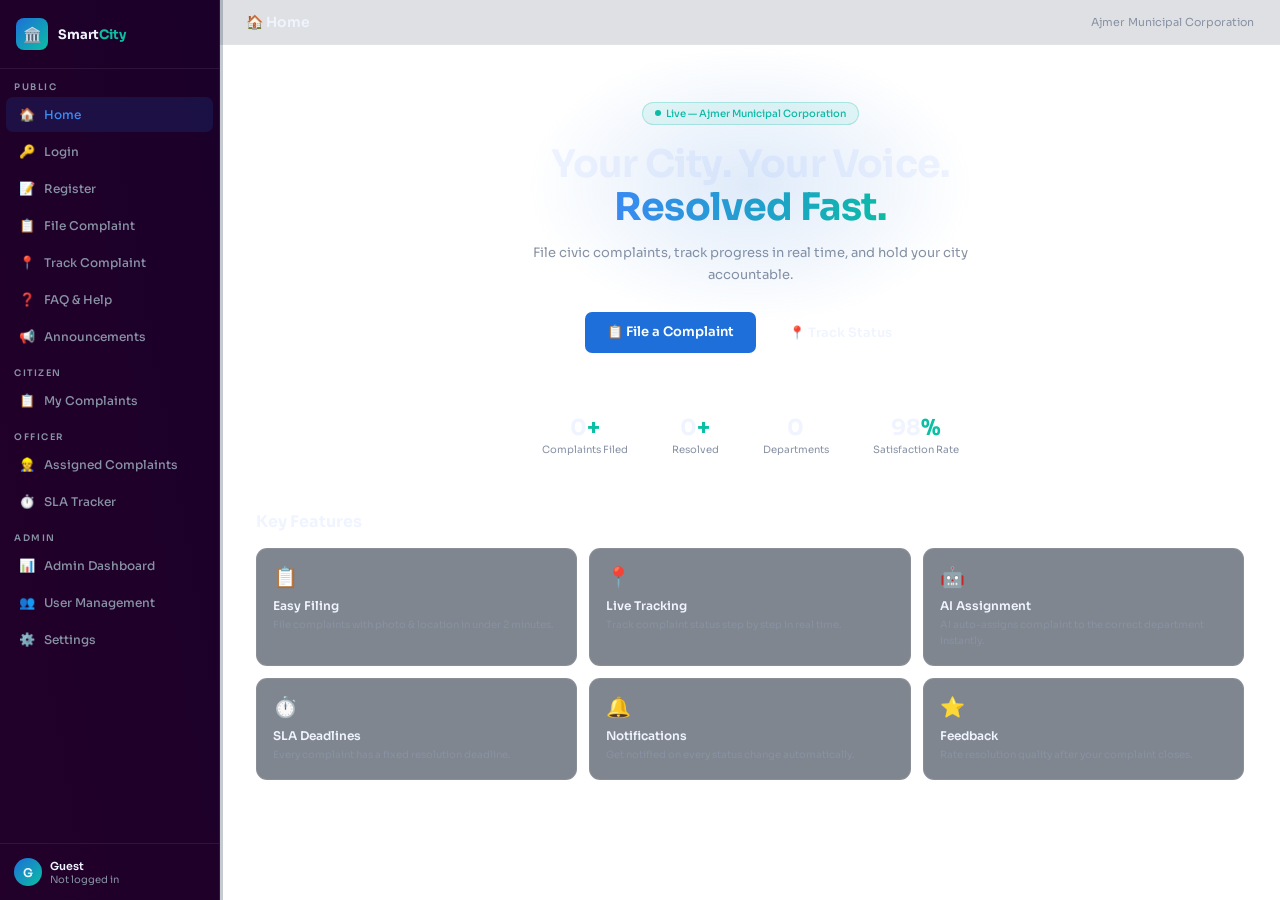
<file: frontend/index.html>
<!DOCTYPE html>
<html lang="en">
   <head>
      <meta charset="UTF-8">
      <meta name="viewport" content="width=device-width,initial-scale=1.0">
      <link href="https://fonts.googleapis.com/css2?family=Sora:wght@300;400;500;600;700&display=swap" rel="stylesheet">
      <link rel="stylesheet" href="css/style.css">
      <title>SmartCity Portal</title>
   </head>
   <body>
      <video autoplay muted loop class="bg-video">
         <source src="video.mp4" type="video/mp4">
      </video>
      <!-- <div class="bg-overlay"></div> -->
      <div class="home-layout">
         <div class="home-sidebar">
            <div class="s-logo">
               <div class="s-logo-icon">🏛️</div>
               <div class="s-logo-text">Smart<span>City</span></div>
            </div>
            <div class="s-section">Public</div>
            <a href="index.html" class="nav-item active"><span class="nav-icon">🏠</span>Home</a>
            <a href="login.html" class="nav-item"><span class="nav-icon">🔑</span>Login</a>
            <a href="register.html" class="nav-item"><span class="nav-icon">📝</span>Register</a>
            <a href="file-complaint.html" class="nav-item"><span class="nav-icon">📋</span>File Complaint</a>
            <a href="track-complaint.html" class="nav-item"><span class="nav-icon">📍</span>Track Complaint</a>
            <a href="faq.html" class="nav-item"><span class="nav-icon">❓</span>FAQ &amp; Help</a>
            <a href="announcements.html" class="nav-item"><span class="nav-icon">📢</span>Announcements</a>
            <div class="s-section">Citizen</div>
            <a href="my-complaints.html" class="nav-item"><span class="nav-icon">📋</span>My Complaints</a>
            <div class="s-section">Officer</div>
            <a href="officer-complaints.html" class="nav-item"><span class="nav-icon">👷</span>Assigned Complaints</a>
            <a href="sla-tracker.html" class="nav-item"><span class="nav-icon">⏱️</span>SLA Tracker</a>
            <div class="s-section">Admin</div>
            <a href="admin-dashboard.html" class="nav-item"><span class="nav-icon">📊</span>Admin Dashboard</a>
            <a href="user-management.html" class="nav-item"><span class="nav-icon">👥</span>User Management</a>
            <a href="settings.html" class="nav-item"><span class="nav-icon">⚙️</span>Settings</a>
            <div class="s-footer">
               <div class="user-pill">
                  <div class="user-av" id="sidebarAvatar">?</div>
                  <div>
                     <div class="user-nm" id="sidebarName">Guest</div>
                     <div class="user-rl" id="sidebarRole">Not logged in</div>
                  </div>
               </div>
            </div>
         </div>
         <div class="home-main">
            <div class="home-topbar">
               <div style="font-size:14px;font-weight:600">🏠 Home</div>
               <div style="font-size:11px;color:var(--gray)">Ajmer Municipal Corporation</div>
            </div>
            <div class="hero">
               <div class="hero-badge">
                  <div class="hero-dot"></div>
                  Live — Ajmer Municipal Corporation
               </div>
               <h1 class="hero-title">Your City. Your Voice.<br><span>Resolved Fast.</span></h1>
               <p class="hero-sub">File civic complaints, track progress in real time, and hold your city accountable.</p>
               <div class="hero-btns">
                  <a href="file-complaint.html" class="hero-btn primary">📋 File a Complaint</a>
                  <a href="track-complaint.html" class="hero-btn secondary">📍 Track Status</a>
               </div>
            </div>
            <div class="stats-row">
               <div class="stat-item">
                  <div class="num" id="totalComplaints">0<span>+</span></div>
                  <div class="lbl">Complaints Filed</div>
               </div>
               <div class="stat-item">
                  <div class="num" id="resolvedComplaints">0<span>+</span></div>
                  <div class="lbl">Resolved</div>
               </div>
               <div class="stat-item">
                  <div class="num" id="totalDepts">0</div>
                  <div class="lbl">Departments</div>
               </div>
               <div class="stat-item">
                  <div class="num">98<span>%</span></div>
                  <div class="lbl">Satisfaction Rate</div>
               </div>
            </div>
            <div class="features-section">
               <div class="section-title">Key Features</div>
               <div class="features-grid">
                  <div class="feat-card">
                     <div class="feat-icon">📋</div>
                     <div class="feat-title">Easy Filing</div>
                     <div class="feat-desc">File complaints with photo &amp; location in under 2 minutes.</div>
                  </div>
                  <div class="feat-card">
                     <div class="feat-icon">📍</div>
                     <div class="feat-title">Live Tracking</div>
                     <div class="feat-desc">Track complaint status step by step in real time.</div>
                  </div>
                  <div class="feat-card">
                     <div class="feat-icon">🤖</div>
                     <div class="feat-title">AI Assignment</div>
                     <div class="feat-desc">AI auto-assigns complaint to the correct department instantly.</div>
                  </div>
                  <div class="feat-card">
                     <div class="feat-icon">⏱️</div>
                     <div class="feat-title">SLA Deadlines</div>
                     <div class="feat-desc">Every complaint has a fixed resolution deadline.</div>
                  </div>
                  <div class="feat-card">
                     <div class="feat-icon">🔔</div>
                     <div class="feat-title">Notifications</div>
                     <div class="feat-desc">Get notified on every status change automatically.</div>
                  </div>
                  <div class="feat-card">
                     <div class="feat-icon">⭐</div>
                     <div class="feat-title">Feedback</div>
                     <div class="feat-desc">Rate resolution quality after your complaint closes.</div>
                  </div>
               </div>
            </div>
         </div>
      </div>
      <script src="js/sidebar.js"></script>
      <script src="js/index.js"></script>
   </body>
</html>
</file>
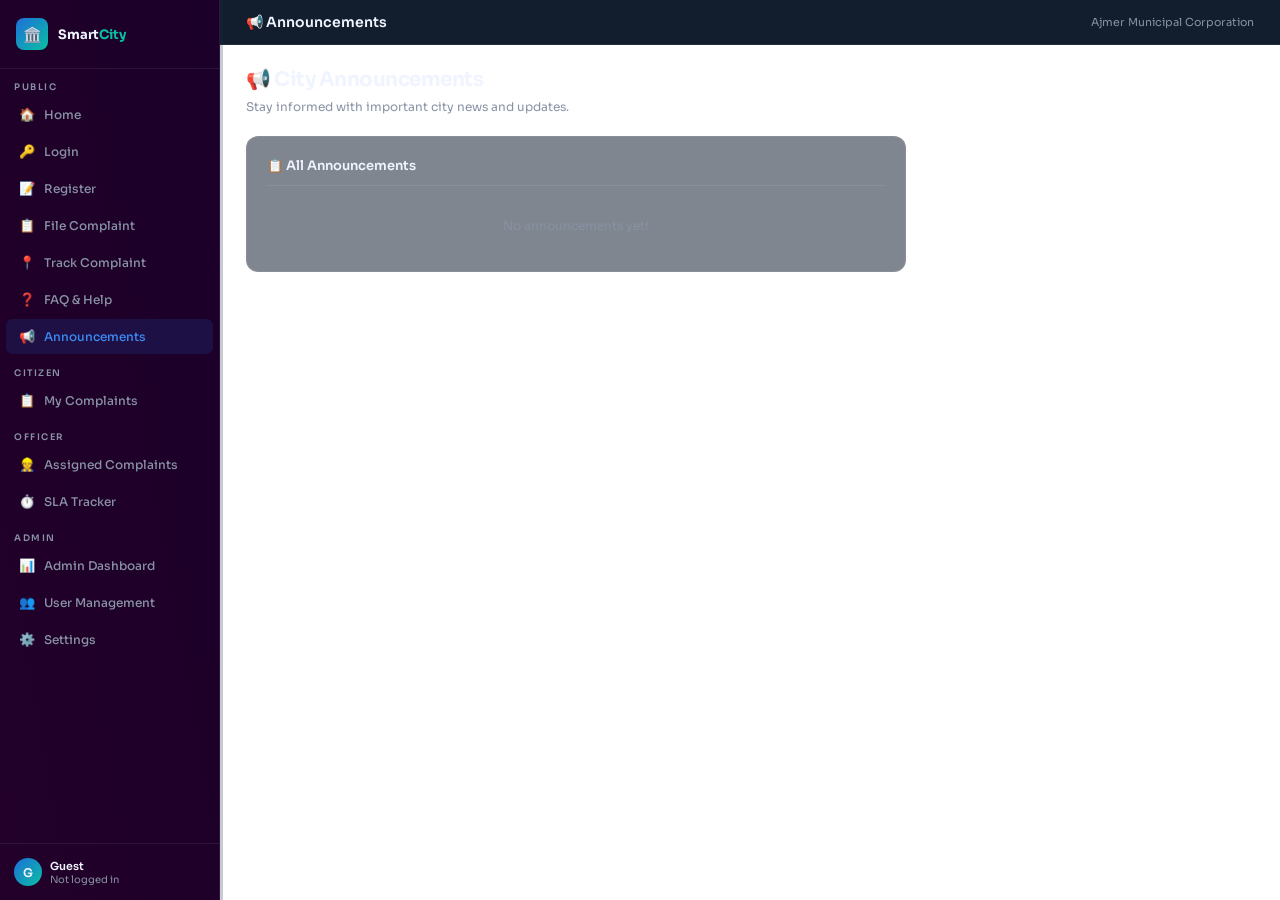
<file: frontend/announcements.html>
<!DOCTYPE html>
<html lang="en">
   <head>
      <meta charset="UTF-8">
      <meta name="viewport" content="width=device-width,initial-scale=1.0">
      <link href="https://fonts.googleapis.com/css2?family=Sora:wght@300;400;500;600;700&display=swap" rel="stylesheet">
      <link rel="stylesheet" href="css/style.css">
      <title>Announcements - SmartCity</title>
   </head>
   <body>
      <video autoplay muted loop class="bg-video">
         <source src="video.mp4" type="video/mp4">
      </video>
      <!-- <div class="bg-overlay"></div> -->
      <div class="layout">
         <div class="sidebar">
            <div class="s-logo">
               <div class="s-logo-icon">🏛️</div>
               <div class="s-logo-text">Smart<span>City</span></div>
            </div>
            <div class="s-section">Public</div>
            <a href="index.html" class="nav-item"><span class="nav-icon">🏠</span>Home</a>
            <a href="login.html" class="nav-item"><span class="nav-icon">🔑</span>Login</a>
            <a href="register.html" class="nav-item"><span class="nav-icon">📝</span>Register</a>
            <a href="file-complaint.html" class="nav-item"><span class="nav-icon">📋</span>File Complaint</a>
            <a href="track-complaint.html" class="nav-item"><span class="nav-icon">📍</span>Track Complaint</a>
            <a href="faq.html" class="nav-item"><span class="nav-icon">❓</span>FAQ &amp; Help</a>
            <a href="announcements.html" class="nav-item active"><span class="nav-icon">📢</span>Announcements</a>
            <div class="s-section">Citizen</div>
            <a href="my-complaints.html" class="nav-item"><span class="nav-icon">📋</span>My Complaints</a>
            <div class="s-section">Officer</div>
            <a href="officer-complaints.html" class="nav-item"><span class="nav-icon">👷</span>Assigned Complaints</a>
            <a href="sla-tracker.html" class="nav-item"><span class="nav-icon">⏱️</span>SLA Tracker</a>
            <div class="s-section">Admin</div>
            <a href="admin-dashboard.html" class="nav-item"><span class="nav-icon">📊</span>Admin Dashboard</a>
            <a href="user-management.html" class="nav-item"><span class="nav-icon">👥</span>User Management</a>
            <a href="settings.html" class="nav-item"><span class="nav-icon">⚙️</span>Settings</a>
            <div class="s-footer">
               <div class="user-pill">
                  <div class="user-av" id="sidebarAvatar">?</div>
                  <div>
                     <div class="user-nm" id="sidebarName">Guest</div>
                     <div class="user-rl" id="sidebarRole">Not logged in</div>
                  </div>
               </div>
            </div>
         </div>
         <div class="main-content">
            <div class="topbar">
               <div class="topbar-title">📢 Announcements</div>
               <div class="topbar-right">Ajmer Municipal Corporation</div>
            </div>
            <div class="page-content">
               <div class="page-heading">📢 City Announcements</div>
               <div class="page-sub">Stay informed with important city news and updates.</div>
               <div style="max-width:660px;display:flex;flex-direction:column;gap:14px">
                  <!-- Post form — shown only to admin via JS -->
                  <div class="card" id="postCard" style="display:none">
                     <div class="card-title">📢 Post New Announcement</div>
                     <div class="form-row"><label>Title</label><input type="text" id="ann_title" placeholder="e.g. Water supply suspended on Sunday"></div>
                     <div class="form-row"><label>Message</label><textarea id="ann_msg" placeholder="Write the full announcement message here..."></textarea></div>
                     <button type="button" id="announceBtn" class="form-submit">Post Announcement</button>
                  </div>
                  <div class="card">
                     <div class="card-title">📋 All Announcements</div>
                     <div id="announcementsList">
                        <p style="color:var(--gray);text-align:center;padding:18px;font-size:12px">Loading...</p>
                     </div>
                  </div>
               </div>
            </div>
         </div>
      </div>
      <script src="js/sidebar.js"></script>
      <script src="js/announcements.js"></script>
   </body>
</html>
</file>
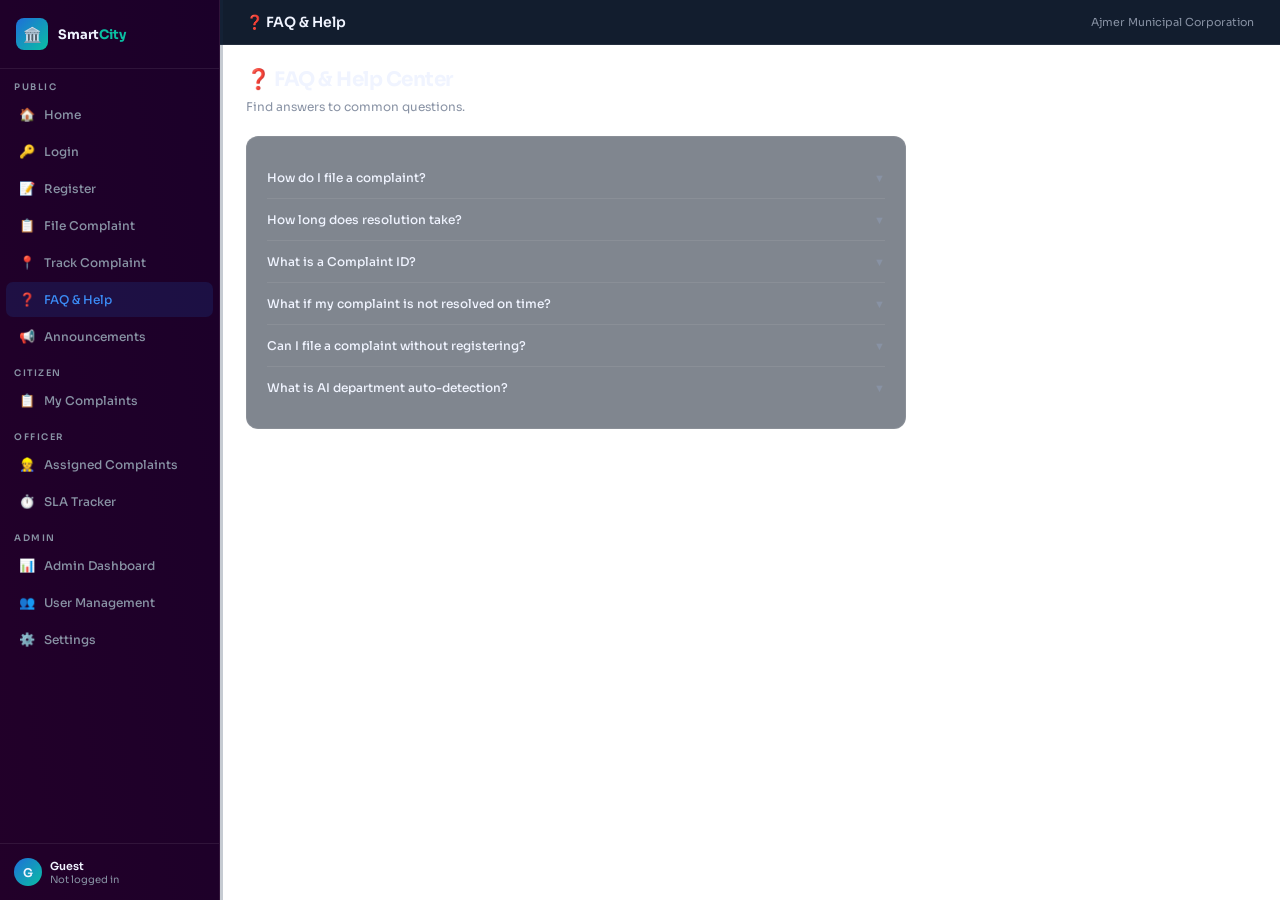
<file: frontend/faq.html>
<!DOCTYPE html>
<html lang="en">
   <head>
      <meta charset="UTF-8">
      <meta name="viewport" content="width=device-width,initial-scale=1.0">
      <link href="https://fonts.googleapis.com/css2?family=Sora:wght@300;400;500;600;700&display=swap" rel="stylesheet">
      <link rel="stylesheet" href="css/style.css">
      <title>FAQ - SmartCity</title>
   </head>
   <body>
      <video autoplay muted loop class="bg-video">
         <source src="video.mp4" type="video/mp4">
      </video>
      <!-- <div class="bg-overlay"></div> -->
      <div class="layout">
         <div class="sidebar">
            <div class="s-logo">
               <div class="s-logo-icon">🏛️</div>
               <div class="s-logo-text">Smart<span>City</span></div>
            </div>
            <div class="s-section">Public</div>
            <a href="index.html" class="nav-item"><span class="nav-icon">🏠</span>Home</a>
            <a href="login.html" class="nav-item"><span class="nav-icon">🔑</span>Login</a>
            <a href="register.html" class="nav-item"><span class="nav-icon">📝</span>Register</a>
            <a href="file-complaint.html" class="nav-item"><span class="nav-icon">📋</span>File Complaint</a>
            <a href="track-complaint.html" class="nav-item"><span class="nav-icon">📍</span>Track Complaint</a>
            <a href="faq.html" class="nav-item active"><span class="nav-icon">❓</span>FAQ &amp; Help</a>
            <a href="announcements.html" class="nav-item"><span class="nav-icon">📢</span>Announcements</a>
            <div class="s-section">Citizen</div>
            <a href="my-complaints.html" class="nav-item"><span class="nav-icon">📋</span>My Complaints</a>
            <div class="s-section">Officer</div>
            <a href="officer-complaints.html" class="nav-item"><span class="nav-icon">👷</span>Assigned Complaints</a>
            <a href="sla-tracker.html" class="nav-item"><span class="nav-icon">⏱️</span>SLA Tracker</a>
            <div class="s-section">Admin</div>
            <a href="admin-dashboard.html" class="nav-item"><span class="nav-icon">📊</span>Admin Dashboard</a>
            <a href="user-management.html" class="nav-item"><span class="nav-icon">👥</span>User Management</a>
            <a href="settings.html" class="nav-item"><span class="nav-icon">⚙️</span>Settings</a>
            <div class="s-footer">
               <div class="user-pill">
                  <div class="user-av" id="sidebarAvatar">?</div>
                  <div>
                     <div class="user-nm" id="sidebarName">Guest</div>
                     <div class="user-rl" id="sidebarRole">Not logged in</div>
                  </div>
               </div>
            </div>
         </div>
         <div class="main-content">
            <div class="topbar">
               <div class="topbar-title">❓ FAQ &amp; Help</div>
               <div class="topbar-right">Ajmer Municipal Corporation</div>
            </div>
            <div class="page-content">
               <div class="page-heading">❓ FAQ &amp; Help Center</div>
               <div class="page-sub">Find answers to common questions.</div>
               <div class="card" style="max-width:660px">
                  <div class="faq-item" onclick="this.classList.toggle('open')">
                     <div class="faq-q">How do I file a complaint? <span class="faq-icon">▼</span></div>
                     <div class="faq-a">Click "File Complaint", fill in your details, describe the problem, upload a photo if possible, and submit. You will receive a unique Complaint ID instantly.</div>
                  </div>
                  <div class="faq-item" onclick="this.classList.toggle('open')">
                     <div class="faq-q">How long does resolution take? <span class="faq-icon">▼</span></div>
                     <div class="faq-a">Roads — 7 days. Water Supply — 3 days. Electricity — 2 days. Sanitation — 4 days. Parks — 5 days. If not resolved in time, it is automatically escalated.</div>
                  </div>
                  <div class="faq-item" onclick="this.classList.toggle('open')">
                     <div class="faq-q">What is a Complaint ID? <span class="faq-icon">▼</span></div>
                     <div class="faq-a">A unique number assigned to every complaint (e.g. 1, 2, 3...). Use it on the Track Complaint page to see status and full timeline — no login required to track.</div>
                  </div>
                  <div class="faq-item" onclick="this.classList.toggle('open')">
                     <div class="faq-q">What if my complaint is not resolved on time? <span class="faq-icon">▼</span></div>
                     <div class="faq-a">If a complaint crosses its SLA deadline, it is automatically escalated to a senior officer and admin is notified. You will see the status change on the tracking page.</div>
                  </div>
                  <div class="faq-item" onclick="this.classList.toggle('open')">
                     <div class="faq-q">Can I file a complaint without registering? <span class="faq-icon">▼</span></div>
                     <div class="faq-a">No, you need to register once to file a complaint. However, you can track any complaint using just the Complaint ID without logging in.</div>
                  </div>
                  <div class="faq-item" onclick="this.classList.toggle('open')">
                     <div class="faq-q">What is AI department auto-detection? <span class="faq-icon">▼</span></div>
                     <div class="faq-a">When you select "Auto Detect (AI)" in the department field, our AI reads your complaint text and assigns it to the most appropriate department automatically.</div>
                  </div>
               </div>
            </div>
         </div>
      </div>
      <script src="js/sidebar.js"></script>
   </body>
</html>
</file>
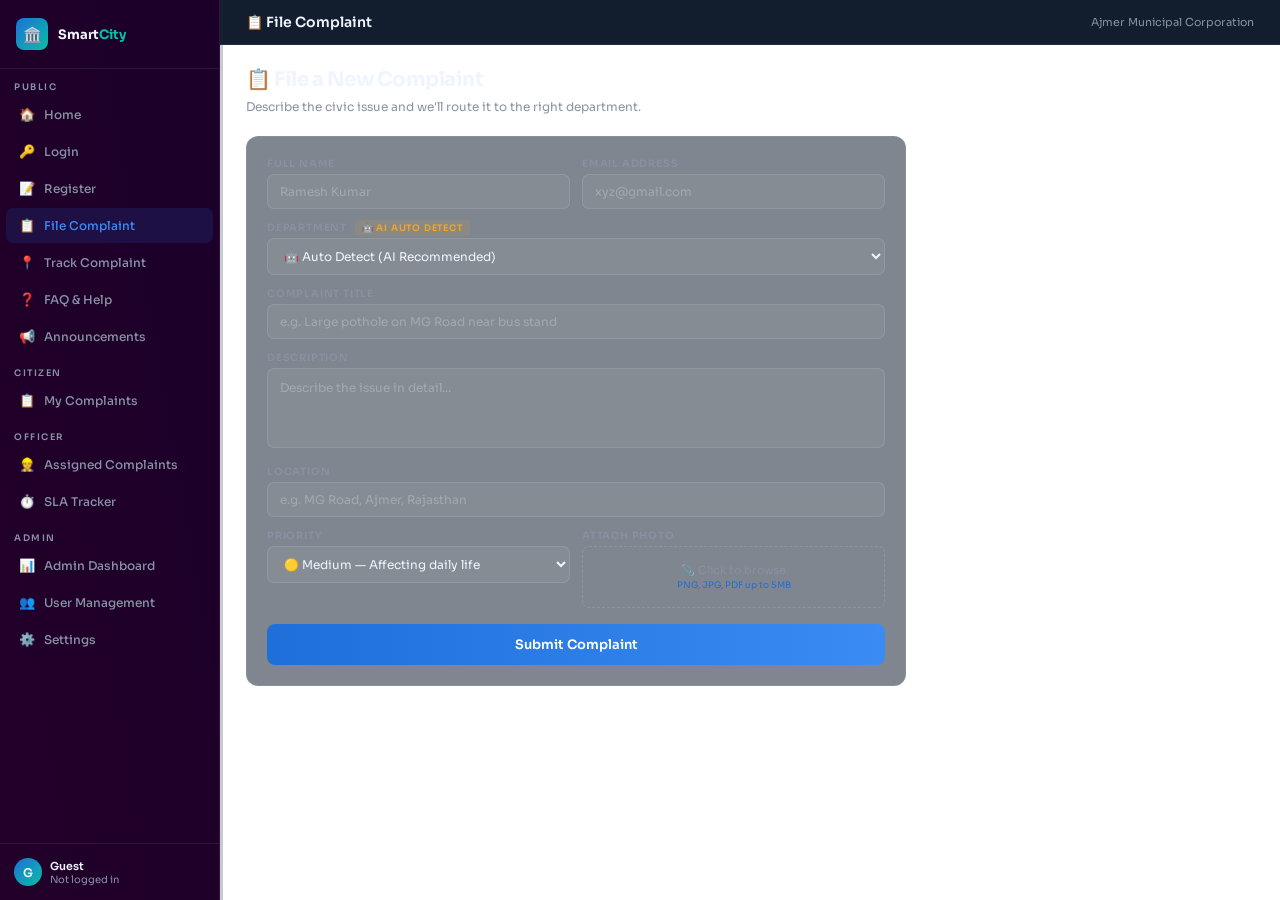
<file: frontend/file-complaint.html>
<!DOCTYPE html>
<html lang="en">
   <head>
      <meta charset="UTF-8">
      <meta name="viewport" content="width=device-width,initial-scale=1.0">
      <link href="https://fonts.googleapis.com/css2?family=Sora:wght@300;400;500;600;700&display=swap" rel="stylesheet">
      <link rel="stylesheet" href="css/style.css">
      <title>File Complaint - SmartCity</title>
   </head>
   <body>
      <video autoplay muted loop class="bg-video">
         <source src="video.mp4" type="video/mp4">
      </video>
      <!-- <div class="bg-overlay"></div> -->
      <div class="layout">
         <div class="sidebar">
            <div class="s-logo">
               <div class="s-logo-icon">🏛️</div>
               <div class="s-logo-text">Smart<span>City</span></div>
            </div>
            <div class="s-section">Public</div>
            <a href="index.html" class="nav-item"><span class="nav-icon">🏠</span>Home</a>
            <a href="login.html" class="nav-item"><span class="nav-icon">🔑</span>Login</a>
            <a href="register.html" class="nav-item"><span class="nav-icon">📝</span>Register</a>
            <a href="file-complaint.html" class="nav-item active"><span class="nav-icon">📋</span>File Complaint</a>
            <a href="track-complaint.html" class="nav-item"><span class="nav-icon">📍</span>Track Complaint</a>
            <a href="faq.html" class="nav-item"><span class="nav-icon">❓</span>FAQ &amp; Help</a>
            <a href="announcements.html" class="nav-item"><span class="nav-icon">📢</span>Announcements</a>
            <div class="s-section">Citizen</div>
            <a href="my-complaints.html" class="nav-item"><span class="nav-icon">📋</span>My Complaints</a>
            <div class="s-section">Officer</div>
            <a href="officer-complaints.html" class="nav-item"><span class="nav-icon">👷</span>Assigned Complaints</a>
            <a href="sla-tracker.html" class="nav-item"><span class="nav-icon">⏱️</span>SLA Tracker</a>
            <div class="s-section">Admin</div>
            <a href="admin-dashboard.html" class="nav-item"><span class="nav-icon">📊</span>Admin Dashboard</a>
            <a href="user-management.html" class="nav-item"><span class="nav-icon">👥</span>User Management</a>
            <a href="settings.html" class="nav-item"><span class="nav-icon">⚙️</span>Settings</a>
            <div class="s-footer">
               <div class="user-pill">
                  <div class="user-av" id="sidebarAvatar">?</div>
                  <div>
                     <div class="user-nm" id="sidebarName">Guest</div>
                     <div class="user-rl" id="sidebarRole">Not logged in</div>
                  </div>
               </div>
            </div>
         </div>
         <div class="main-content">
            <div class="topbar">
               <div class="topbar-title">📋 File Complaint</div>
               <div class="topbar-right">Ajmer Municipal Corporation</div>
            </div>
            <div class="page-content">
               <div class="page-heading">📋 File a New Complaint</div>
               <div class="page-sub">Describe the civic issue and we'll route it to the right department.</div>
               <div class="card" style="max-width:660px">
                  <div class="form-grid">
                     <div class="form-row"><label>Full Name</label><input type="text" id="fc_name" placeholder="Ramesh Kumar"></div>
                     <div class="form-row"><label>Email Address</label><input type="email" id="fc_email" placeholder="xyz@gmail.com"></div>
                  </div>
                  <div class="form-row">
                     <label>Department <span style="color:var(--gold);font-size:9px;margin-left:5px;background:rgba(245,166,35,0.1);padding:2px 7px;border-radius:4px">🤖 AI Auto Detect</span></label>
                     <select id="fc_dept">
                        <option value="">🤖 Auto Detect (AI Recommended)</option>
                     </select>
                  </div>
                  <div class="form-row"><label>Complaint Title</label><input type="text" id="fc_title" placeholder="e.g. Large pothole on MG Road near bus stand"></div>
                  <div class="form-row"><label>Description</label><textarea id="fc_message" placeholder="Describe the issue in detail..."></textarea></div>
                  <div class="form-row"><label>Location</label><input type="text" id="fc_location" placeholder="e.g. MG Road, Ajmer, Rajasthan"></div>
                  <div class="form-grid">
                     <div class="form-row">
                        <label>Priority</label>
                        <select id="fc_priority">
                           <option value="high">🔴 High — Immediate danger</option>
                           <option value="medium" selected>🟡 Medium — Affecting daily life</option>
                           <option value="low">🟢 Low — Minor inconvenience</option>
                        </select>
                     </div>
                     <div class="form-row">
                        <label>Attach Photo</label>
                        <div class="upload-box">📎 Click to browse<br><span style="font-size:9px">PNG, JPG, PDF up to 5MB</span></div>
                     </div>
                  </div>
                  <button type="button" id="complaintBtn" class="form-submit">Submit Complaint</button>
               </div>
            </div>
         </div>
      </div>
      <script src="js/sidebar.js"></script>
      <script src="js/file-complaint.js"></script>
   </body>
</html>
</file>
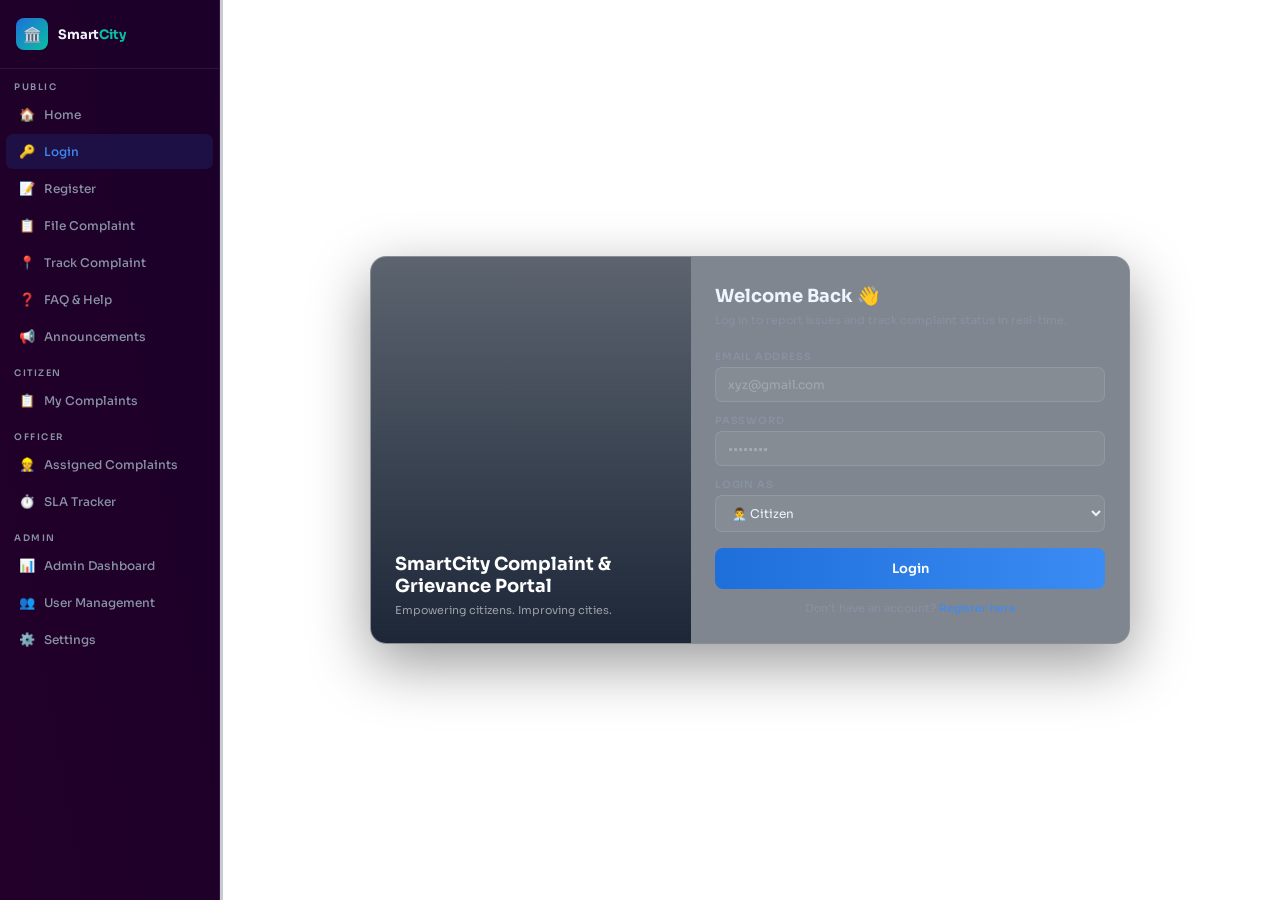
<file: frontend/login.html>
<!DOCTYPE html>
<html lang="en">
   <head>
      <meta charset="UTF-8">
      <meta name="viewport" content="width=device-width,initial-scale=1.0">
      <link href="https://fonts.googleapis.com/css2?family=Sora:wght@300;400;500;600;700&display=swap" rel="stylesheet">
      <link rel="stylesheet" href="css/style.css">
      <title>Login - SmartCity</title>
   </head>
   <body>
      <video autoplay muted loop class="bg-video">
         <source src="video.mp4" type="video/mp4">
      </video>
      <!-- <div class="bg-overlay"></div> -->
      <div class="auth-layout">
         <div class="auth-sidebar">
            <div class="s-logo">
               <div class="s-logo-icon">🏛️</div>
               <div class="s-logo-text">Smart<span>City</span></div>
            </div>
            <div class="s-section">Public</div>
            <a href="index.html" class="nav-item"><span class="nav-icon">🏠</span>Home</a>
            <a href="login.html" class="nav-item active"><span class="nav-icon">🔑</span>Login</a>
            <a href="register.html" class="nav-item"><span class="nav-icon">📝</span>Register</a>
            <a href="file-complaint.html" class="nav-item"><span class="nav-icon">📋</span>File Complaint</a>
            <a href="track-complaint.html" class="nav-item"><span class="nav-icon">📍</span>Track Complaint</a>
            <a href="faq.html" class="nav-item"><span class="nav-icon">❓</span>FAQ &amp; Help</a>
            <a href="announcements.html" class="nav-item"><span class="nav-icon">📢</span>Announcements</a>
            <div class="s-section">Citizen</div>
            <a href="my-complaints.html" class="nav-item"><span class="nav-icon">📋</span>My Complaints</a>
            <div class="s-section">Officer</div>
            <a href="officer-complaints.html" class="nav-item"><span class="nav-icon">👷</span>Assigned Complaints</a>
            <a href="sla-tracker.html" class="nav-item"><span class="nav-icon">⏱️</span>SLA Tracker</a>
            <div class="s-section">Admin</div>
            <a href="admin-dashboard.html" class="nav-item"><span class="nav-icon">📊</span>Admin Dashboard</a>
            <a href="user-management.html" class="nav-item"><span class="nav-icon">👥</span>User Management</a>
            <a href="settings.html" class="nav-item"><span class="nav-icon">⚙️</span>Settings</a>
         </div>
         <div class="auth-main">
            <div class="auth-box">
               <div class="auth-video-side">
                  <video autoplay muted loop>
                     <source src="video2.mp4" type="video/mp4">
                  </video>
                  <div class="auth-video-overlay">
                     <div class="auth-video-title">SmartCity Complaint &amp; Grievance Portal</div>
                     <div class="auth-video-sub">Empowering citizens. Improving cities.</div>
                  </div>
               </div>
               <div class="auth-form-side">
                  <div class="auth-form-title">Welcome Back 👋</div>
                  <div class="auth-form-sub">Log in to report issues and track complaint status in real-time.</div>
                  <div class="form-row"><label>Email Address</label><input type="email" id="loginEmail" placeholder="xyz@gmail.com"></div>
                  <div class="form-row"><label>Password</label><input type="password" id="loginPwd" placeholder="••••••••"></div>
                  <div class="form-row">
                     <label>Login As</label>
                     <select id="loginRole">
                        <option value="citizen">👨‍💼 Citizen</option>
                        <option value="officer">👷 Department Officer</option>
                        <option value="admin">🛡️ Admin</option>
                     </select>
                  </div>
                  <button type="button" id="loginBtn" class="form-submit">Login</button>
                  <p style="text-align:center;margin-top:12px;font-size:11px;color:var(--gray)">Don't have an account? <a href="register.html" style="color:var(--blue2);text-decoration:none">Register here</a></p>
               </div>
            </div>
         </div>
      </div>
      <script src="js/login.js"></script>
   </body>
</html>
</file>
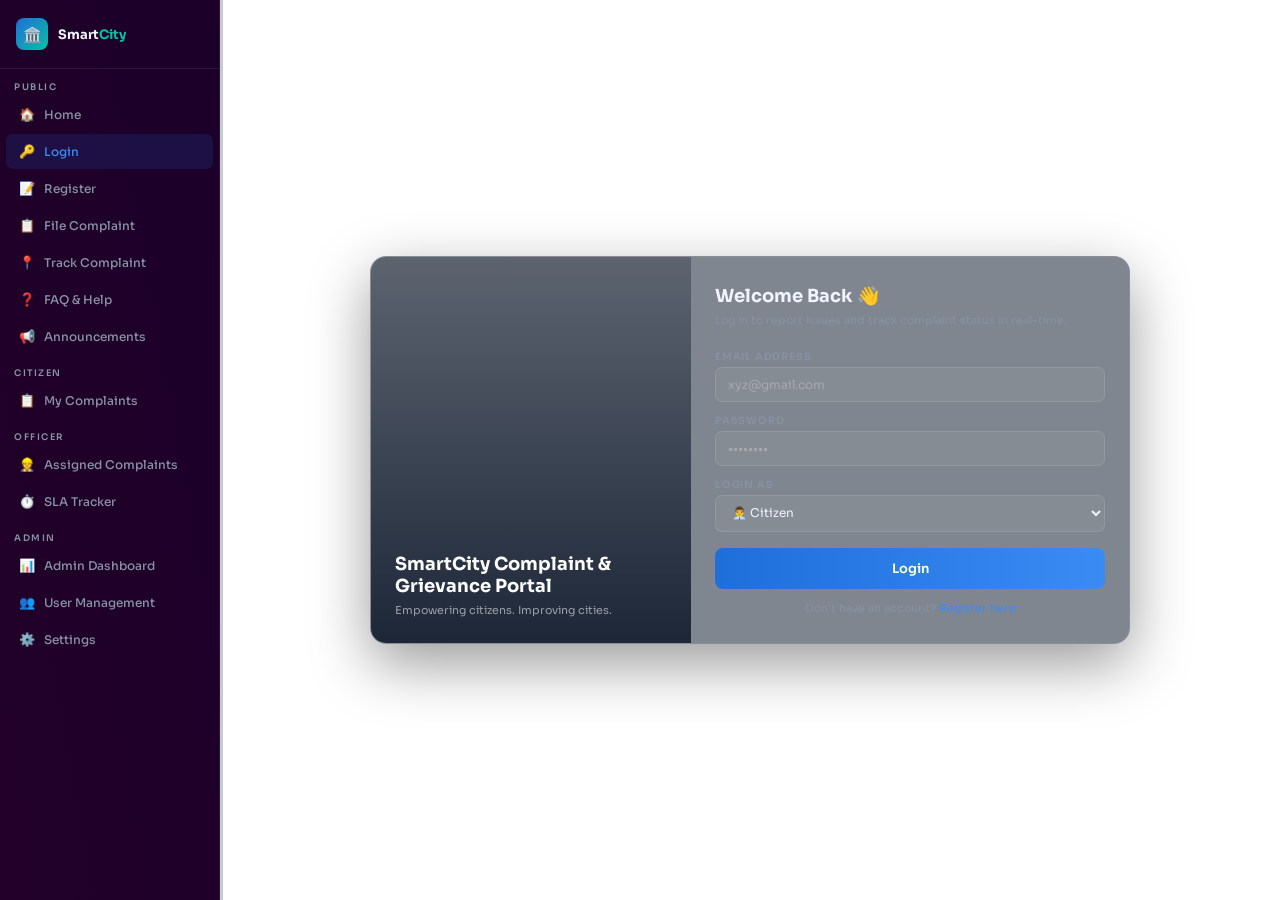
<file: frontend/my-complaints.html>
<!DOCTYPE html>
<html lang="en">
   <head>
      <meta charset="UTF-8">
      <meta name="viewport" content="width=device-width,initial-scale=1.0">
      <link href="https://fonts.googleapis.com/css2?family=Sora:wght@300;400;500;600;700&display=swap" rel="stylesheet">
      <link rel="stylesheet" href="css/style.css">
      <title>My Complaints - SmartCity</title>
   </head>
   <body>
      <video autoplay muted loop class="bg-video">
         <source src="video.mp4" type="video/mp4">
      </video>
      <!-- <div class="bg-overlay"></div> -->
      <div class="layout">
         <div class="sidebar">
            <div class="s-logo">
               <div class="s-logo-icon">🏛️</div>
               <div class="s-logo-text">Smart<span>City</span></div>
            </div>
            <div class="s-section">Public</div>
            <a href="index.html" class="nav-item"><span class="nav-icon">🏠</span>Home</a>
            <a href="login.html" class="nav-item"><span class="nav-icon">🔑</span>Login</a>
            <a href="register.html" class="nav-item"><span class="nav-icon">📝</span>Register</a>
            <a href="file-complaint.html" class="nav-item"><span class="nav-icon">📋</span>File Complaint</a>
            <a href="track-complaint.html" class="nav-item"><span class="nav-icon">📍</span>Track Complaint</a>
            <a href="faq.html" class="nav-item"><span class="nav-icon">❓</span>FAQ &amp; Help</a>
            <a href="announcements.html" class="nav-item"><span class="nav-icon">📢</span>Announcements</a>
            <div class="s-section">Citizen</div>
            <a href="my-complaints.html" class="nav-item active"><span class="nav-icon">📋</span>My Complaints</a>
            <div class="s-section">Officer</div>
            <a href="officer-complaints.html" class="nav-item"><span class="nav-icon">👷</span>Assigned Complaints</a>
            <a href="sla-tracker.html" class="nav-item"><span class="nav-icon">⏱️</span>SLA Tracker</a>
            <div class="s-section">Admin</div>
            <a href="admin-dashboard.html" class="nav-item"><span class="nav-icon">📊</span>Admin Dashboard</a>
            <a href="user-management.html" class="nav-item"><span class="nav-icon">👥</span>User Management</a>
            <a href="settings.html" class="nav-item"><span class="nav-icon">⚙️</span>Settings</a>
            <div class="s-footer">
               <div class="user-pill">
                  <div class="user-av" id="sidebarAvatar">?</div>
                  <div>
                     <div class="user-nm" id="sidebarName">Guest</div>
                     <div class="user-rl" id="sidebarRole">Not logged in</div>
                  </div>
               </div>
            </div>
         </div>
         <div class="main-content">
            <div class="topbar">
               <div class="topbar-title">📋 My Complaints</div>
               <div class="topbar-right">Ajmer Municipal Corporation</div>
            </div>
            <div class="page-content">
               <div class="page-heading">📋 My Complaints</div>
               <div class="page-sub">View all your filed complaints and their current status.</div>
               <div class="filter-row">
                  <input type="text" id="searchInput" class="filter-input" placeholder="Search complaints...">
                  <select id="statusFilter" class="filter-select">
                     <option value="">All Status</option>
                     <option value="filed">Filed</option>
                     <option value="under_review">Under Review</option>
                     <option value="assigned">Assigned</option>
                     <option value="in_progress">In Progress</option>
                     <option value="resolved">Resolved</option>
                     <option value="closed">Closed</option>
                  </select>
                  <a href="file-complaint.html" class="btn btn-primary btn-sm">+ New Complaint</a>
               </div>
               <div class="table-wrap">
                  <table>
                     <thead>
                        <tr>
                           <th>ID</th>
                           <th>Title</th>
                           <th>Department</th>
                           <th>Status</th>
                           <th>Filed On</th>
                           <th>Action</th>
                        </tr>
                     </thead>
                     <tbody id="complaintsBody"></tbody>
                  </table>
               </div>
            </div>
         </div>
      </div>
      <script src="js/sidebar.js"></script>
      <script src="js/my-complaints.js"></script>
   </body>
</html>
</file>
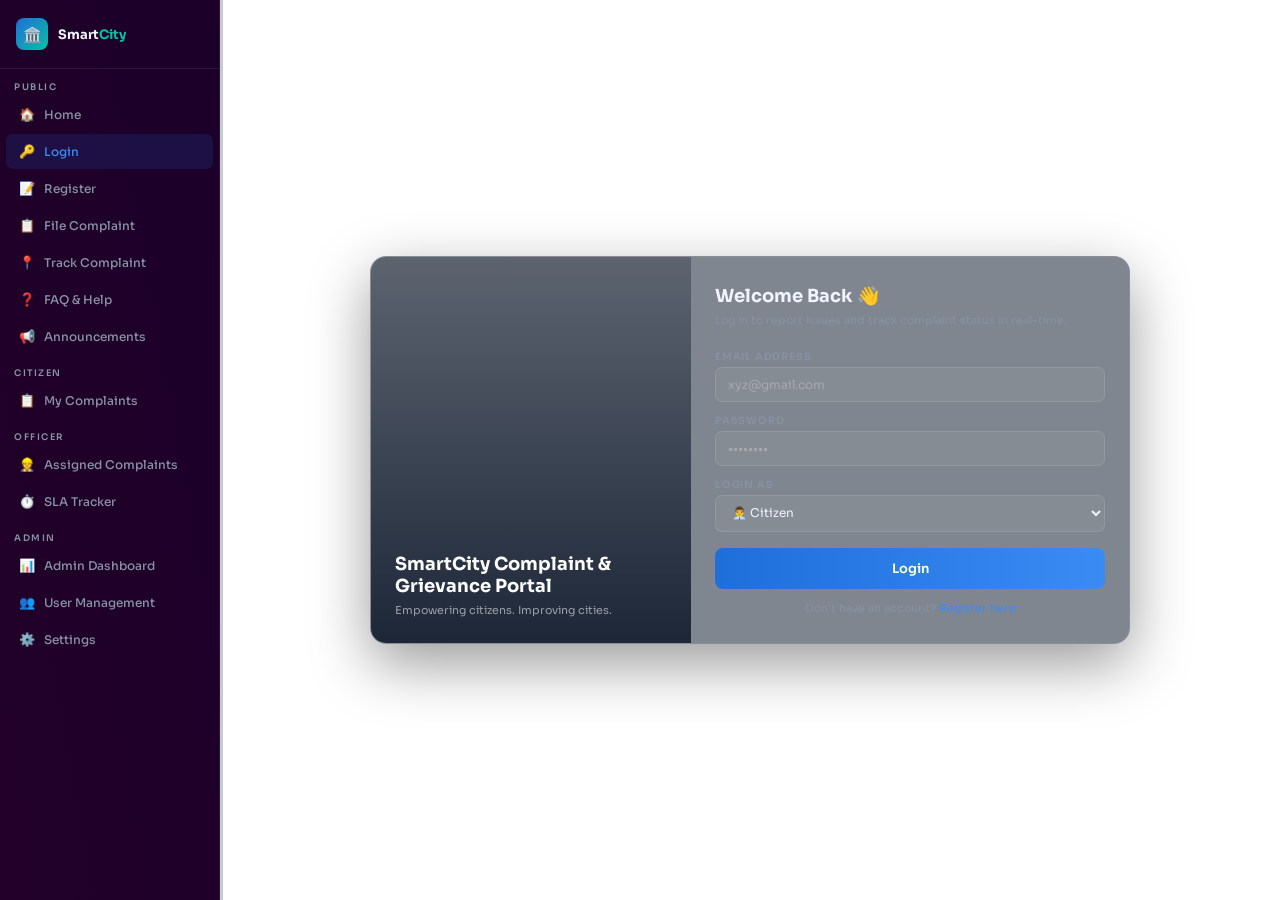
<file: frontend/officer-complaints.html>
<!DOCTYPE html>
<html lang="en">
   <head>
      <meta charset="UTF-8">
      <meta name="viewport" content="width=device-width,initial-scale=1.0">
      <link href="https://fonts.googleapis.com/css2?family=Sora:wght@300;400;500;600;700&display=swap" rel="stylesheet">
      <link rel="stylesheet" href="css/style.css">
      <title>Assigned Complaints - SmartCity</title>
   </head>
   <body>
      <video autoplay muted loop class="bg-video">
         <source src="video.mp4" type="video/mp4">
      </video>
      <!-- <div class="bg-overlay"></div> -->
      <div class="layout">
         <div class="sidebar">
            <div class="s-logo">
               <div class="s-logo-icon">🏛️</div>
               <div class="s-logo-text">Smart<span>City</span></div>
            </div>
            <div class="s-section">Public</div>
            <a href="index.html" class="nav-item"><span class="nav-icon">🏠</span>Home</a>
            <a href="login.html" class="nav-item"><span class="nav-icon">🔑</span>Login</a>
            <a href="register.html" class="nav-item"><span class="nav-icon">📝</span>Register</a>
            <a href="file-complaint.html" class="nav-item"><span class="nav-icon">📋</span>File Complaint</a>
            <a href="track-complaint.html" class="nav-item"><span class="nav-icon">📍</span>Track Complaint</a>
            <a href="faq.html" class="nav-item"><span class="nav-icon">❓</span>FAQ &amp; Help</a>
            <a href="announcements.html" class="nav-item"><span class="nav-icon">📢</span>Announcements</a>
            <div class="s-section">Citizen</div>
            <a href="my-complaints.html" class="nav-item"><span class="nav-icon">📋</span>My Complaints</a>
            <div class="s-section">Officer</div>
            <a href="officer-complaints.html" class="nav-item active"><span class="nav-icon">👷</span>Assigned Complaints</a>
            <a href="sla-tracker.html" class="nav-item"><span class="nav-icon">⏱️</span>SLA Tracker</a>
            <div class="s-section">Admin</div>
            <a href="admin-dashboard.html" class="nav-item"><span class="nav-icon">📊</span>Admin Dashboard</a>
            <a href="user-management.html" class="nav-item"><span class="nav-icon">👥</span>User Management</a>
            <a href="settings.html" class="nav-item"><span class="nav-icon">⚙️</span>Settings</a>
            <div class="s-footer">
               <div class="user-pill">
                  <div class="user-av" id="sidebarAvatar">?</div>
                  <div>
                     <div class="user-nm" id="sidebarName">Officer</div>
                     <div class="user-rl" id="sidebarRole">Department Officer</div>
                  </div>
               </div>
            </div>
         </div>
         <div class="main-content">
            <div class="topbar">
               <div class="topbar-title">👷 Assigned Complaints</div>
               <div class="topbar-right">Ajmer Municipal Corporation</div>
            </div>
            <div class="page-content">
               <div class="page-heading">👷 Assigned Complaints — <span id="officerName" style="color:var(--teal)">Loading...</span></div>
               <div class="page-sub">Manage and update the status of complaints assigned to you.</div>
               <div class="table-wrap">
                  <table>
                     <thead>
                        <tr>
                           <th>ID</th>
                           <th>Title</th>
                           <th>Citizen</th>
                           <th>Priority</th>
                           <th>Deadline</th>
                           <th>Status</th>
                           <th>Action</th>
                        </tr>
                     </thead>
                     <tbody id="officerBody"></tbody>
                  </table>
               </div>
            </div>
         </div>
      </div>
      <script src="js/sidebar.js"></script>
      <script src="js/officer-complaints.js"></script>
   </body>
</html>
</file>
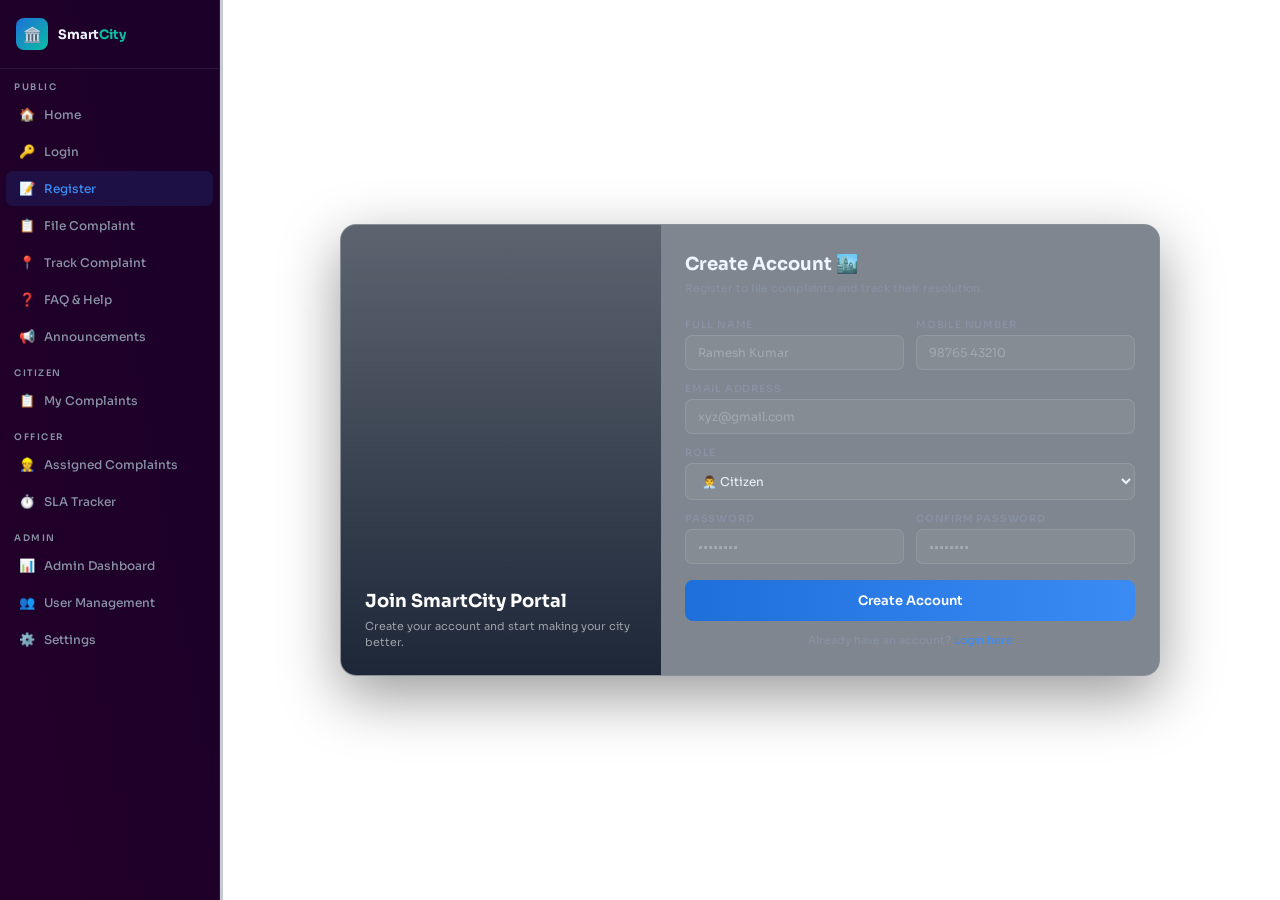
<file: frontend/register.html>
<!DOCTYPE html>
<html lang="en">
   <head>
      <meta charset="UTF-8">
      <meta name="viewport" content="width=device-width,initial-scale=1.0">
      <link href="https://fonts.googleapis.com/css2?family=Sora:wght@300;400;500;600;700&display=swap" rel="stylesheet">
      <link rel="stylesheet" href="css/style.css">
      <title>Register - SmartCity</title>
   </head>
   <body>
      <video autoplay muted loop class="bg-video">
         <source src="video.mp4" type="video/mp4">
      </video>
      <!-- <div class="bg-overlay"></div> -->
      <div class="auth-layout">
         <div class="auth-sidebar">
            <div class="s-logo">
               <div class="s-logo-icon">🏛️</div>
               <div class="s-logo-text">Smart<span>City</span></div>
            </div>
            <div class="s-section">Public</div>
            <a href="index.html" class="nav-item"><span class="nav-icon">🏠</span>Home</a>
            <a href="login.html" class="nav-item"><span class="nav-icon">🔑</span>Login</a>
            <a href="register.html" class="nav-item active"><span class="nav-icon">📝</span>Register</a>
            <a href="file-complaint.html" class="nav-item"><span class="nav-icon">📋</span>File Complaint</a>
            <a href="track-complaint.html" class="nav-item"><span class="nav-icon">📍</span>Track Complaint</a>
            <a href="faq.html" class="nav-item"><span class="nav-icon">❓</span>FAQ &amp; Help</a>
            <a href="announcements.html" class="nav-item"><span class="nav-icon">📢</span>Announcements</a>
            <div class="s-section">Citizen</div>
            <a href="my-complaints.html" class="nav-item"><span class="nav-icon">📋</span>My Complaints</a>
            <div class="s-section">Officer</div>
            <a href="officer-complaints.html" class="nav-item"><span class="nav-icon">👷</span>Assigned Complaints</a>
            <a href="sla-tracker.html" class="nav-item"><span class="nav-icon">⏱️</span>SLA Tracker</a>
            <div class="s-section">Admin</div>
            <a href="admin-dashboard.html" class="nav-item"><span class="nav-icon">📊</span>Admin Dashboard</a>
            <a href="user-management.html" class="nav-item"><span class="nav-icon">👥</span>User Management</a>
            <a href="settings.html" class="nav-item"><span class="nav-icon">⚙️</span>Settings</a>
         </div>
         <div class="auth-main">
            <div class="auth-box" style="width:820px">
               <div class="auth-video-side">
                  <video autoplay muted loop>
                     <source src="video2.mp4" type="video/mp4">
                  </video>
                  <div class="auth-video-overlay">
                     <div class="auth-video-title">Join SmartCity Portal</div>
                     <div class="auth-video-sub">Create your account and start making your city better.</div>
                  </div>
               </div>
               <div class="auth-form-side">
                  <div class="auth-form-title">Create Account 🏙️</div>
                  <div class="auth-form-sub">Register to file complaints and track their resolution.</div>
                  <div class="form-grid">
                     <div class="form-row"><label>Full Name</label><input type="text" id="regName" placeholder="Ramesh Kumar"></div>
                     <div class="form-row"><label>Mobile Number</label><input type="text" id="regPhone" placeholder="98765 43210"></div>
                  </div>
                  <div class="form-row"><label>Email Address</label><input type="email" id="regEmail" placeholder="xyz@gmail.com"></div>
                  <div class="form-row">
                     <label>Role</label>
                     <select id="regRole">
                        <option value="citizen">👨‍💼 Citizen</option>
                        <option value="officer">👷 Department Officer</option>
                     </select>
                  </div>
                  <div class="form-grid">
                     <div class="form-row"><label>Password</label><input type="password" id="regPwd" placeholder="••••••••"></div>
                     <div class="form-row"><label>Confirm Password</label><input type="password" id="regConfirm" placeholder="••••••••"></div>
                  </div>
                  <button type="button" id="registerBtn" class="form-submit">Create Account</button>
                  <p style="text-align:center;margin-top:12px;font-size:11px;color:var(--gray)">Already have an account? <a href="login.html" style="color:var(--blue2);text-decoration:none">Login here</a></p>
               </div>
            </div>
         </div>
      </div>
      <script src="js/register.js"></script>
   </body>
</html>
</file>
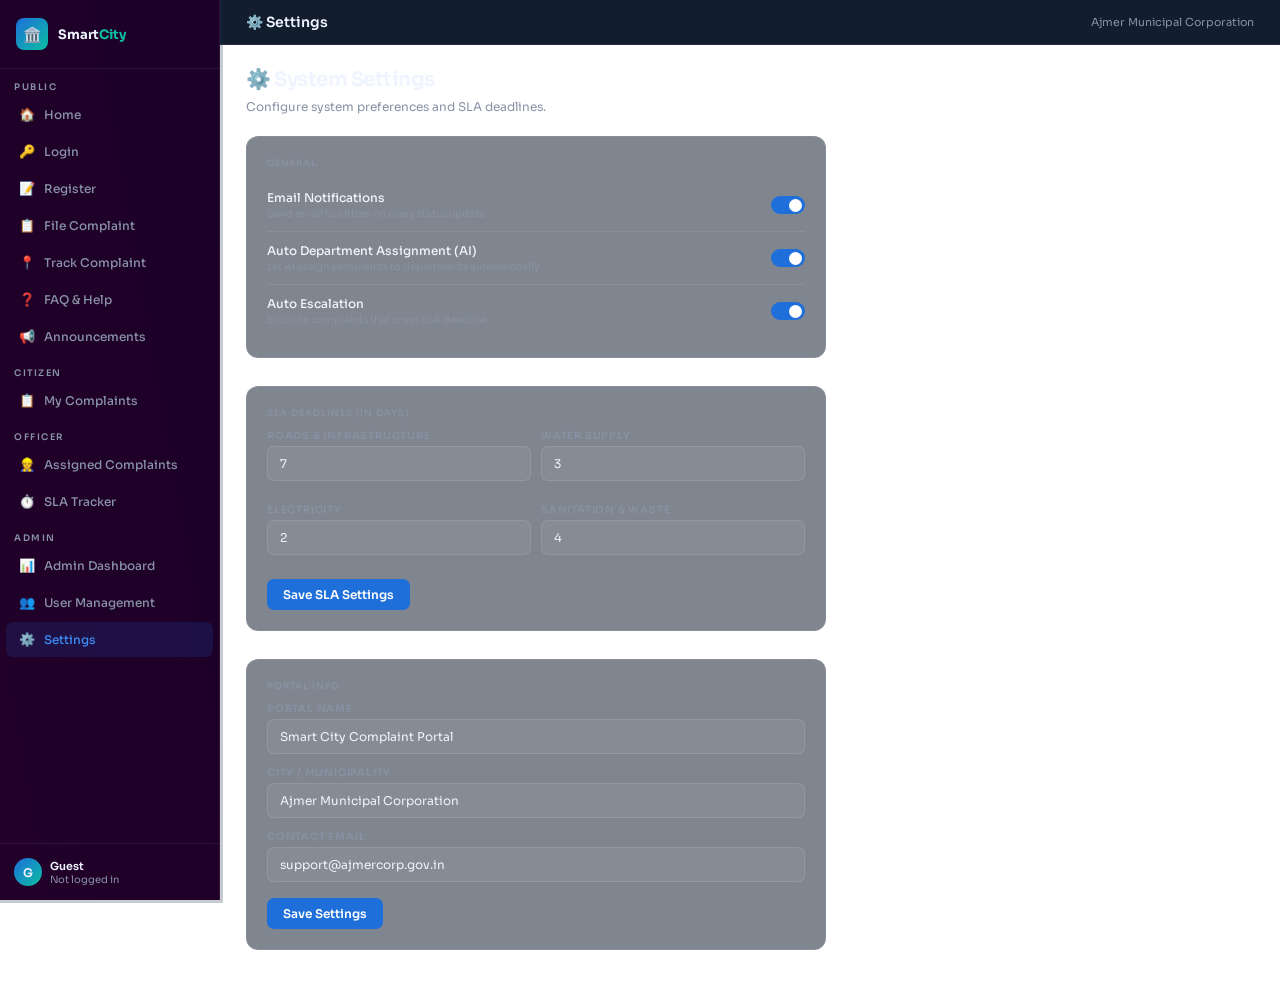
<file: frontend/settings.html>
<!DOCTYPE html>
<html lang="en">
   <head>
      <meta charset="UTF-8">
      <meta name="viewport" content="width=device-width,initial-scale=1.0">
      <link href="https://fonts.googleapis.com/css2?family=Sora:wght@300;400;500;600;700&display=swap" rel="stylesheet">
      <link rel="stylesheet" href="css/style.css">
      <title>Settings - SmartCity</title>
   </head>
   <body>
      <video autoplay muted loop class="bg-video">
         <source src="video.mp4" type="video/mp4">
      </video>
      <!-- <div class="bg-overlay"></div> -->
      <div class="layout">
         <div class="sidebar">
            <div class="s-logo">
               <div class="s-logo-icon">🏛️</div>
               <div class="s-logo-text">Smart<span>City</span></div>
            </div>
            <div class="s-section">Public</div>
            <a href="index.html" class="nav-item"><span class="nav-icon">🏠</span>Home</a>
            <a href="login.html" class="nav-item"><span class="nav-icon">🔑</span>Login</a>
            <a href="register.html" class="nav-item"><span class="nav-icon">📝</span>Register</a>
            <a href="file-complaint.html" class="nav-item"><span class="nav-icon">📋</span>File Complaint</a>
            <a href="track-complaint.html" class="nav-item"><span class="nav-icon">📍</span>Track Complaint</a>
            <a href="faq.html" class="nav-item"><span class="nav-icon">❓</span>FAQ &amp; Help</a>
            <a href="announcements.html" class="nav-item"><span class="nav-icon">📢</span>Announcements</a>
            <div class="s-section">Citizen</div>
            <a href="my-complaints.html" class="nav-item"><span class="nav-icon">📋</span>My Complaints</a>
            <div class="s-section">Officer</div>
            <a href="officer-complaints.html" class="nav-item"><span class="nav-icon">👷</span>Assigned Complaints</a>
            <a href="sla-tracker.html" class="nav-item"><span class="nav-icon">⏱️</span>SLA Tracker</a>
            <div class="s-section">Admin</div>
            <a href="admin-dashboard.html" class="nav-item"><span class="nav-icon">📊</span>Admin Dashboard</a>
            <a href="user-management.html" class="nav-item"><span class="nav-icon">👥</span>User Management</a>
            <a href="settings.html" class="nav-item active"><span class="nav-icon">⚙️</span>Settings</a>
            <div class="s-footer">
               <div class="user-pill">
                  <div class="user-av" id="sidebarAvatar">A</div>
                  <div>
                     <div class="user-nm" id="sidebarName">Admin</div>
                     <div class="user-rl" id="sidebarRole">Super Admin</div>
                  </div>
               </div>
            </div>
         </div>
         <div class="main-content">
            <div class="topbar">
               <div class="topbar-title">⚙️ Settings</div>
               <div class="topbar-right">Ajmer Municipal Corporation</div>
            </div>
            <div class="page-content">
               <div class="page-heading">⚙️ System Settings</div>
               <div class="page-sub">Configure system preferences and SLA deadlines.</div>
               <div class="settings-wrap">
                  <div class="card">
                     <div class="settings-section-title">General</div>
                     <div class="setting-row">
                        <div>
                           <div class="setting-label">Email Notifications</div>
                           <div class="setting-desc">Send email to citizen on every status update</div>
                        </div>
                        <div class="toggle active" onclick="toggleSetting(this)"></div>
                     </div>
                     <div class="setting-row">
                        <div>
                           <div class="setting-label">Auto Department Assignment (AI)</div>
                           <div class="setting-desc">Let AI assign complaints to departments automatically</div>
                        </div>
                        <div class="toggle active" onclick="toggleSetting(this)"></div>
                     </div>
                     <div class="setting-row">
                        <div>
                           <div class="setting-label">Auto Escalation</div>
                           <div class="setting-desc">Escalate complaints that cross SLA deadline</div>
                        </div>
                        <div class="toggle active" onclick="toggleSetting(this)"></div>
                     </div>
                  </div>
                  <div class="card">
                     <div class="settings-section-title">SLA Deadlines (in days)</div>
                     <div class="sla-grid">
                        <div class="form-row"><label>Roads &amp; Infrastructure</label><input type="number" id="roads_sla" value="7"></div>
                        <div class="form-row"><label>Water Supply</label><input type="number" id="water_sla" value="3"></div>
                        <div class="form-row"><label>Electricity</label><input type="number" id="electricity_sla" value="2"></div>
                        <div class="form-row"><label>Sanitation &amp; Waste</label><input type="number" id="sanitation_sla" value="4"></div>
                     </div>
                     <button type="button" id="saveSlaBtn" class="btn btn-primary">Save SLA Settings</button>
                  </div>
                  <div class="card">
                     <div class="settings-section-title">Portal Info</div>
                     <div class="form-row"><label>Portal Name</label><input type="text" id="portalName" value="Smart City Complaint Portal"></div>
                     <div class="form-row"><label>City / Municipality</label><input type="text" id="cityName" value="Ajmer Municipal Corporation"></div>
                     <div class="form-row"><label>Contact Email</label><input type="email" id="contactEmail" value="support@ajmercorp.gov.in"></div>
                     <button type="button" id="saveSettingsBtn" class="btn btn-primary" style="margin-top:4px">Save Settings</button>
                  </div>
               </div>
            </div>
         </div>
      </div>
      <script src="js/sidebar.js"></script>
      <script src="js/settings.js"></script>
   </body>
</html>
</file>
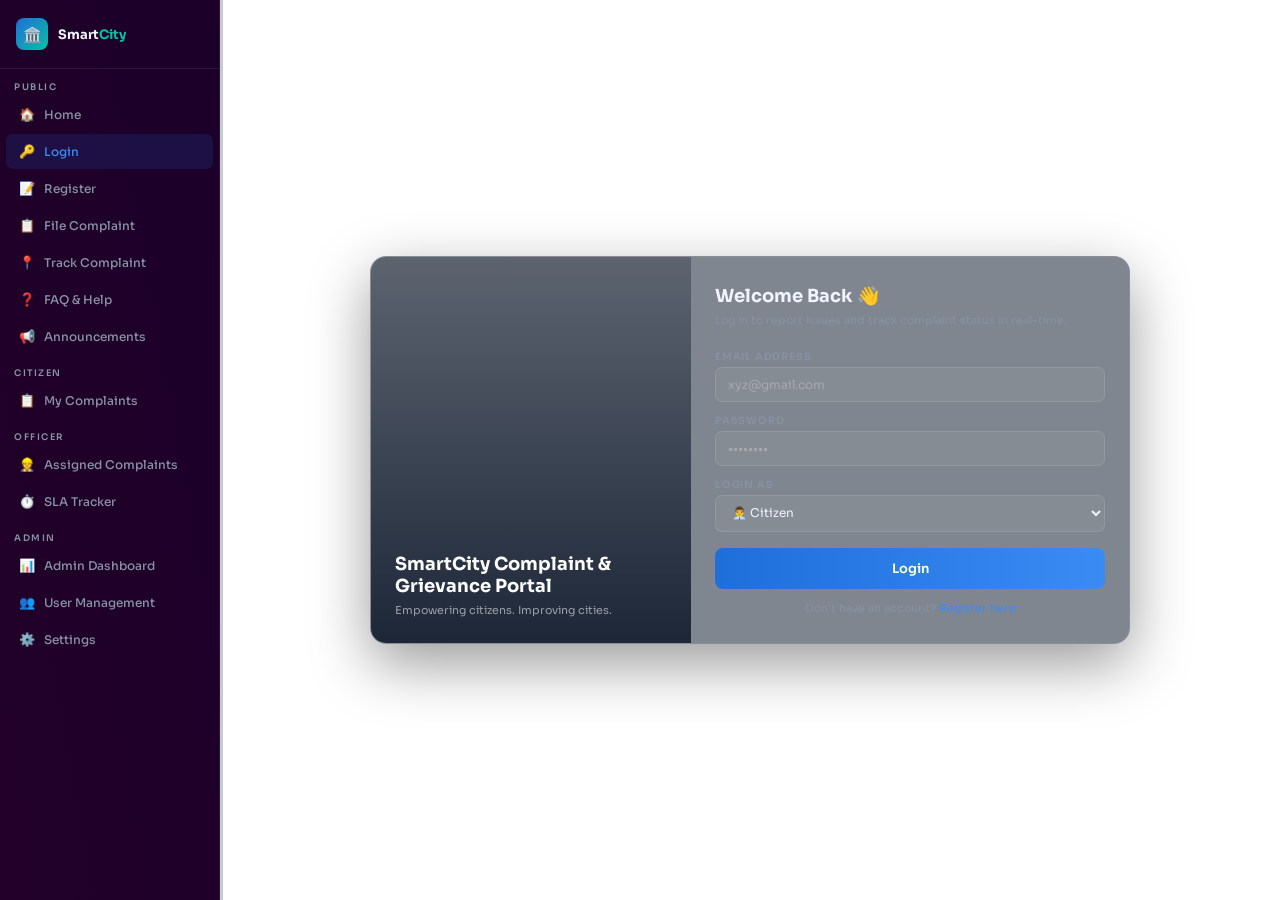
<file: frontend/sla-tracker.html>
<!DOCTYPE html>
<html lang="en">
   <head>
      <meta charset="UTF-8">
      <meta name="viewport" content="width=device-width,initial-scale=1.0">
      <link href="https://fonts.googleapis.com/css2?family=Sora:wght@300;400;500;600;700&display=swap" rel="stylesheet">
      <link rel="stylesheet" href="css/style.css">
      <title>SLA Tracker - SmartCity</title>
   </head>
   <body>
      <video autoplay muted loop class="bg-video">
         <source src="video.mp4" type="video/mp4">
      </video>
      <!-- <div class="bg-overlay"></div> -->
      <div class="layout">
         <div class="sidebar">
            <div class="s-logo">
               <div class="s-logo-icon">🏛️</div>
               <div class="s-logo-text">Smart<span>City</span></div>
            </div>
            <div class="s-section">Public</div>
            <a href="index.html" class="nav-item"><span class="nav-icon">🏠</span>Home</a>
            <a href="login.html" class="nav-item"><span class="nav-icon">🔑</span>Login</a>
            <a href="register.html" class="nav-item"><span class="nav-icon">📝</span>Register</a>
            <a href="file-complaint.html" class="nav-item"><span class="nav-icon">📋</span>File Complaint</a>
            <a href="track-complaint.html" class="nav-item"><span class="nav-icon">📍</span>Track Complaint</a>
            <a href="faq.html" class="nav-item"><span class="nav-icon">❓</span>FAQ &amp; Help</a>
            <a href="announcements.html" class="nav-item"><span class="nav-icon">📢</span>Announcements</a>
            <div class="s-section">Citizen</div>
            <a href="my-complaints.html" class="nav-item"><span class="nav-icon">📋</span>My Complaints</a>
            <div class="s-section">Officer</div>
            <a href="officer-complaints.html" class="nav-item"><span class="nav-icon">👷</span>Assigned Complaints</a>
            <a href="sla-tracker.html" class="nav-item active"><span class="nav-icon">⏱️</span>SLA Tracker</a>
            <div class="s-section">Admin</div>
            <a href="admin-dashboard.html" class="nav-item"><span class="nav-icon">📊</span>Admin Dashboard</a>
            <a href="user-management.html" class="nav-item"><span class="nav-icon">👥</span>User Management</a>
            <a href="settings.html" class="nav-item"><span class="nav-icon">⚙️</span>Settings</a>
            <div class="s-footer">
               <div class="user-pill">
                  <div class="user-av" id="sidebarAvatar">?</div>
                  <div>
                     <div class="user-nm" id="sidebarName">Officer</div>
                     <div class="user-rl" id="sidebarRole">Department Officer</div>
                  </div>
               </div>
            </div>
         </div>
         <div class="main-content">
            <div class="topbar">
               <div class="topbar-title">⏱️ SLA Tracker</div>
               <div class="topbar-right">Ajmer Municipal Corporation</div>
            </div>
            <div class="page-content">
               <div class="page-heading">⏱️ SLA Tracker — Deadline Monitor</div>
               <div class="page-sub">🟢 On time &nbsp;·&nbsp; 🟡 Urgent &nbsp;·&nbsp; 🔴 Overdue &amp; escalated</div>
               <div class="card" style="background:rgba(245,101,101,0.05);border-color:rgba(245,101,101,0.2);margin-bottom:14px;padding:12px 16px">
                  <span style="font-size:11px;font-weight:600;color:var(--red)">🔴 Auto Escalation: </span>
                  <span style="font-size:11px;color:var(--gray)">Complaints crossing their SLA deadline are automatically escalated.</span>
               </div>
               <div class="table-wrap">
                  <table>
                     <thead>
                        <tr>
                           <th>ID</th>
                           <th>Title &amp; Progress</th>
                           <th>Deadline</th>
                           <th>Status</th>
                        </tr>
                     </thead>
                     <tbody id="slaBody"></tbody>
                  </table>
               </div>
            </div>
         </div>
      </div>
      <script src="js/sidebar.js"></script>
      <script src="js/sla-tracker.js"></script>
   </body>
</html>
</file>
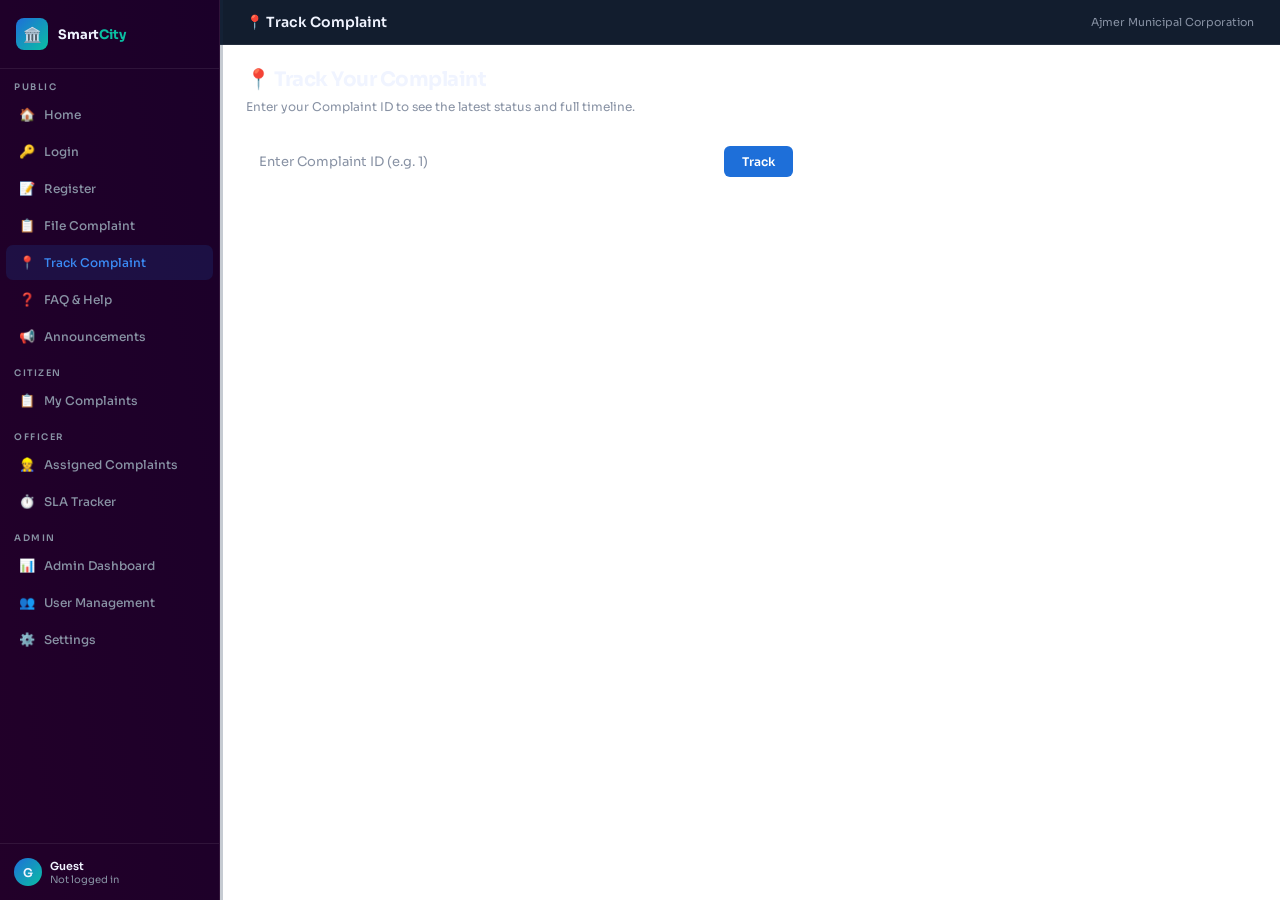
<file: frontend/track-complaint.html>
<!DOCTYPE html>
<html lang="en">
   <head>
      <meta charset="UTF-8">
      <meta name="viewport" content="width=device-width,initial-scale=1.0">
      <link href="https://fonts.googleapis.com/css2?family=Sora:wght@300;400;500;600;700&display=swap" rel="stylesheet">
      <link rel="stylesheet" href="css/style.css">
      <title>Track Complaint - SmartCity</title>
   </head>
   <body>
      <video autoplay muted loop class="bg-video">
         <source src="video.mp4" type="video/mp4">
      </video>
      <!-- <div class="bg-overlay"></div> -->
      <div class="layout">
         <div class="sidebar">
            <div class="s-logo">
               <div class="s-logo-icon">🏛️</div>
               <div class="s-logo-text">Smart<span>City</span></div>
            </div>
            <div class="s-section">Public</div>
            <a href="index.html" class="nav-item"><span class="nav-icon">🏠</span>Home</a>
            <a href="login.html" class="nav-item"><span class="nav-icon">🔑</span>Login</a>
            <a href="register.html" class="nav-item"><span class="nav-icon">📝</span>Register</a>
            <a href="file-complaint.html" class="nav-item"><span class="nav-icon">📋</span>File Complaint</a>
            <a href="track-complaint.html" class="nav-item active"><span class="nav-icon">📍</span>Track Complaint</a>
            <a href="faq.html" class="nav-item"><span class="nav-icon">❓</span>FAQ &amp; Help</a>
            <a href="announcements.html" class="nav-item"><span class="nav-icon">📢</span>Announcements</a>
            <div class="s-section">Citizen</div>
            <a href="my-complaints.html" class="nav-item"><span class="nav-icon">📋</span>My Complaints</a>
            <div class="s-section">Officer</div>
            <a href="officer-complaints.html" class="nav-item"><span class="nav-icon">👷</span>Assigned Complaints</a>
            <a href="sla-tracker.html" class="nav-item"><span class="nav-icon">⏱️</span>SLA Tracker</a>
            <div class="s-section">Admin</div>
            <a href="admin-dashboard.html" class="nav-item"><span class="nav-icon">📊</span>Admin Dashboard</a>
            <a href="user-management.html" class="nav-item"><span class="nav-icon">👥</span>User Management</a>
            <a href="settings.html" class="nav-item"><span class="nav-icon">⚙️</span>Settings</a>
            <div class="s-footer">
               <div class="user-pill">
                  <div class="user-av" id="sidebarAvatar">?</div>
                  <div>
                     <div class="user-nm" id="sidebarName">Guest</div>
                     <div class="user-rl" id="sidebarRole">Not logged in</div>
                  </div>
               </div>
            </div>
         </div>
         <div class="main-content">
            <div class="topbar">
               <div class="topbar-title">📍 Track Complaint</div>
               <div class="topbar-right">Ajmer Municipal Corporation</div>
            </div>
            <div class="page-content">
               <div class="page-heading">📍 Track Your Complaint</div>
               <div class="page-sub">Enter your Complaint ID to see the latest status and full timeline.</div>
               <div class="track-search">
                  <input type="text" id="complaintIdInput" placeholder="Enter Complaint ID (e.g. 1)">
                  <button type="button" id="trackBtn">Track</button>
               </div>
               <div id="trackResult" style="display:none">
                  <div class="comp-info">
                     <h3 id="compTitle"></h3>
                     <p id="compStatus"></p>
                     <p id="compDept"></p>
                     <p id="compPriority"></p>
                  </div>
                  <div class="timeline-card">
                     <div class="timeline-card-title">📋 Complaint Timeline</div>
                     <div class="timeline-wrap" id="timelineContainer"></div>
                  </div>
                  <!-- Feedback appears here when complaint is resolved -->
                  <div id="feedbackSection" style="display:none"></div>
               </div>
            </div>
         </div>
      </div>
      <script src="js/sidebar.js"></script>
      <script src="js/track-complaint.js"></script>
   </body>
</html>
</file>
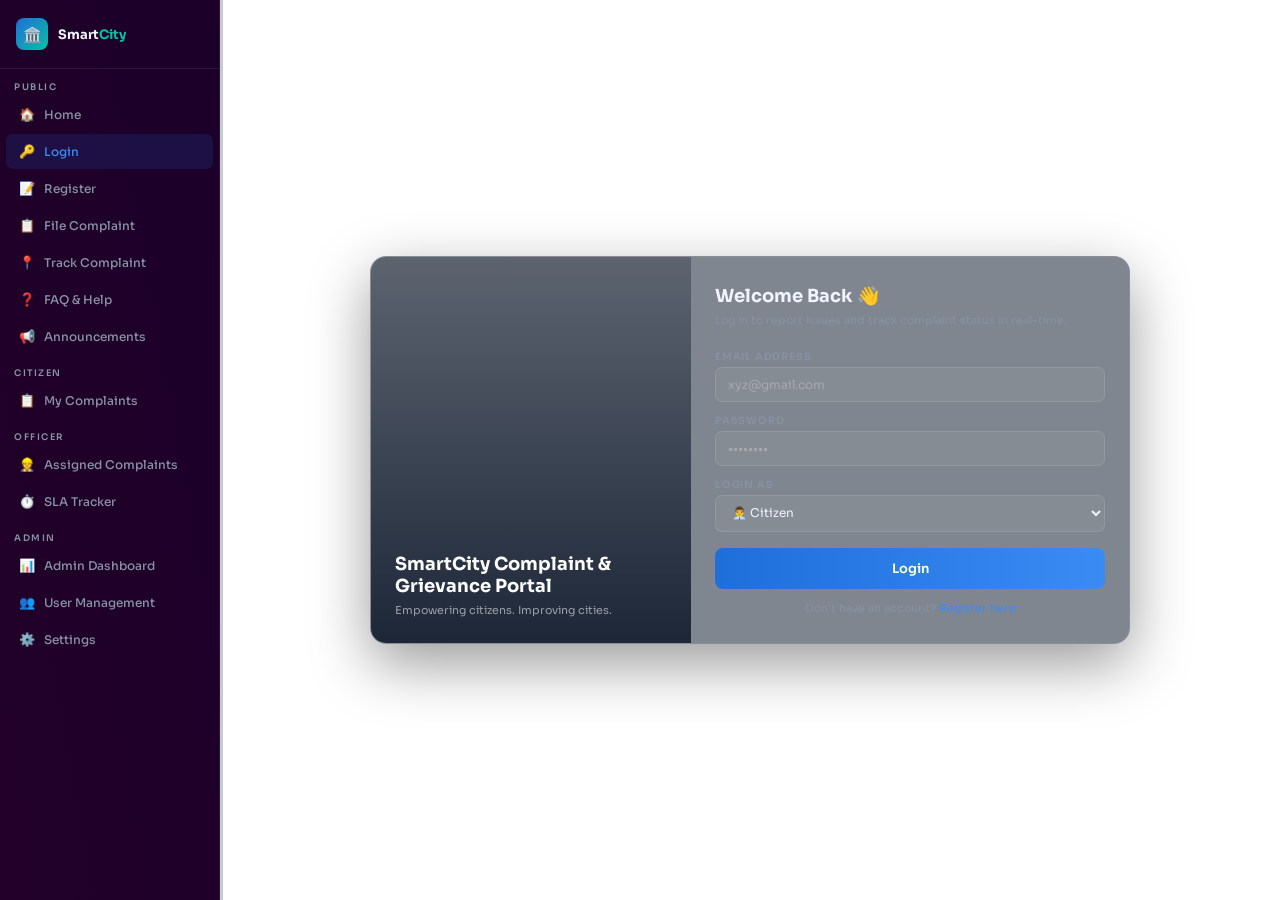
<file: frontend/user-management.html>
<!DOCTYPE html>
<html lang="en">
   <head>
      <meta charset="UTF-8">
      <meta name="viewport" content="width=device-width,initial-scale=1.0">
      <link href="https://fonts.googleapis.com/css2?family=Sora:wght@300;400;500;600;700&display=swap" rel="stylesheet">
      <link rel="stylesheet" href="css/style.css">
      <title>User Management - SmartCity</title>
   </head>
   <body>
      <video autoplay muted loop class="bg-video">
         <source src="video.mp4" type="video/mp4">
      </video>
      <!-- <div class="bg-overlay"></div> -->
      <div class="layout">
         <div class="sidebar">
            <div class="s-logo">
               <div class="s-logo-icon">🏛️</div>
               <div class="s-logo-text">Smart<span>City</span></div>
            </div>
            <div class="s-section">Public</div>
            <a href="index.html" class="nav-item"><span class="nav-icon">🏠</span>Home</a>
            <a href="login.html" class="nav-item"><span class="nav-icon">🔑</span>Login</a>
            <a href="register.html" class="nav-item"><span class="nav-icon">📝</span>Register</a>
            <a href="file-complaint.html" class="nav-item"><span class="nav-icon">📋</span>File Complaint</a>
            <a href="track-complaint.html" class="nav-item"><span class="nav-icon">📍</span>Track Complaint</a>
            <a href="faq.html" class="nav-item"><span class="nav-icon">❓</span>FAQ &amp; Help</a>
            <a href="announcements.html" class="nav-item"><span class="nav-icon">📢</span>Announcements</a>
            <div class="s-section">Citizen</div>
            <a href="my-complaints.html" class="nav-item"><span class="nav-icon">📋</span>My Complaints</a>
            <div class="s-section">Officer</div>
            <a href="officer-complaints.html" class="nav-item"><span class="nav-icon">👷</span>Assigned Complaints</a>
            <a href="sla-tracker.html" class="nav-item"><span class="nav-icon">⏱️</span>SLA Tracker</a>
            <div class="s-section">Admin</div>
            <a href="admin-dashboard.html" class="nav-item"><span class="nav-icon">📊</span>Admin Dashboard</a>
            <a href="user-management.html" class="nav-item active"><span class="nav-icon">👥</span>User Management</a>
            <a href="settings.html" class="nav-item"><span class="nav-icon">⚙️</span>Settings</a>
            <div class="s-footer">
               <div class="user-pill">
                  <div class="user-av" id="sidebarAvatar">A</div>
                  <div>
                     <div class="user-nm" id="sidebarName">Admin</div>
                     <div class="user-rl" id="sidebarRole">Super Admin</div>
                  </div>
               </div>
            </div>
         </div>
         <div class="main-content">
            <div class="topbar">
               <div class="topbar-title">👥 User Management</div>
               <div class="topbar-right">Ajmer Municipal Corporation</div>
            </div>
            <div class="page-content">
               <div class="page-heading">👥 User Management</div>
               <div class="page-sub">View, search and manage all registered users.</div>
               <div class="filter-row">
                  <input type="text" id="searchInput" class="filter-input" placeholder="Search by name or email...">
                  <select id="roleFilter" class="filter-select">
                     <option value="">All Roles</option>
                     <option value="citizen">Citizen</option>
                     <option value="officer">Officer</option>
                     <option value="admin">Admin</option>
                  </select>
               </div>
               <div class="table-wrap">
                  <table>
                     <thead>
                        <tr>
                           <th>Name</th>
                           <th>Email</th>
                           <th>Phone</th>
                           <th>Role</th>
                           <th>Status</th>
                           <th>Action</th>
                        </tr>
                     </thead>
                     <tbody id="usersBody"></tbody>
                  </table>
               </div>
            </div>
         </div>
      </div>
      <script src="js/sidebar.js"></script>
      <script src="js/user-management.js"></script>
   </body>
</html>
</file>
<file: frontend/css/style.css>
@import url('https://fonts.googleapis.com/css2?family=Sora:wght@300;400;500;600;700&display=swap');

* {
	margin: 0;
	padding: 0;
	box-sizing: border-box;
	font-family: 'Sora', sans-serif;
}

:root {
	--navy: #0B1628;
	--navy2: #112240;
	--blue: #1E6FD9;
	--blue2: #3B8BF5;
	--teal: #0ABFA3;
	--gold: #F5A623;
	--red: #F56565;
	--white: #F0F4FF;
	--gray: #8892A4;
	--card: #162032;
	--border: rgba(255, 255, 255, 0.08);
	--sw: 220px;
}

body {
	/* background: var(--navy); */
	color: var(--white);
	min-height: 100vh;
	overflow-x: hidden
}

.bg-video {
    position: fixed;
    right: 0;
    bottom: 0;
    min-width: 100%;
    min-height: 100%;
    
    object-fit: cover;   /* Makes it behave like background */
    
    z-index: -1;         /* Send video behind content */
}

.bg-overlay {
	position: fixed;
	top: 0;
	left: 0;
	width: 100%;
	height: 100%;
	background: linear-gradient(135deg, rgba(11, 22, 40, 0.96), rgba(17, 34, 64, 0.93));
	z-index: -1
}

.layout {
	display: flex;
	min-height: 100vh
}

.sidebar {
	width: var(--sw);
    background: linear-gradient(80deg, #220029, #1b0029);
    box-shadow: 0 0 0 3px rgba(30, 49, 75, 0.25);
	border-right: 1px solid var(--border);
	position: fixed;
	top: 0;
	left: 0;
	height: 100vh;
	overflow-y: auto;
	display: flex;
	flex-direction: column;
	z-index: 100
}

.sidebar::-webkit-scrollbar {
	width: 3px
}

.sidebar::-webkit-scrollbar-thumb {
	background: var(--border);
	border-radius: 2px
}

.s-logo {
	padding: 18px 16px;
	border-bottom: 1px solid var(--border);
	display: flex;
	align-items: center;
	gap: 10px
}

.s-logo-icon {
	width: 32px;
	height: 32px;
	background: linear-gradient(135deg, var(--blue), var(--teal));
	border-radius: 8px;
	display: flex;
	align-items: center;
	justify-content: center;
	font-size: 15px;
	flex-shrink: 0
}

.s-logo-text {
	font-size: 13px;
	font-weight: 700
}

.s-logo-text span {
	color: var(--teal)
}

.s-section {
	padding: 12px 14px 3px;
	font-size: 9px;
	font-weight: 600;
	color: var(--gray);
	letter-spacing: 1.5px;
	text-transform: uppercase
}

.nav-item {
	display: flex;
	align-items: center;
	gap: 9px;
	padding: 9px 13px;
	margin: 1px 6px;
	border-radius: 7px;
	color: var(--gray);
	text-decoration: none;
	font-size: 12px;
	font-weight: 500;
	cursor: pointer;
	transition: all .2s
}

.nav-item:hover {
	background: rgba(255, 255, 255, 0.05);
	color: var(--white)
}

.nav-item.active {
	background: rgba(30, 111, 217, 0.15);
	color: var(--blue2)
}

.nav-icon {
	font-size: 13px;
	width: 16px;
	text-align: center
}

.s-footer {
	margin-top: auto;
	padding: 14px;
	border-top: 1px solid var(--border)
}

.user-pill {
	display: flex;
	align-items: center;
	gap: 8px
}

.user-av {
	width: 28px;
	height: 28px;
	border-radius: 50%;
	background: linear-gradient(135deg, var(--blue), var(--teal));
	display: flex;
	align-items: center;
	justify-content: center;
	font-size: 12px;
	font-weight: 600;
	flex-shrink: 0
}

.user-nm {
	font-size: 11px;
	font-weight: 600
}

.user-rl {
	font-size: 10px;
	color: var(--gray)
}

.main-content {
	margin-left: var(--sw);
	flex: 1;
	display: flex;
	flex-direction: column;
	min-height: 100vh
}

.topbar {
	padding: 13px 26px;
	background: rgba(11, 22, 40, 0.97);
	border-bottom: 1px solid var(--border);
	display: flex;
	align-items: center;
	justify-content: space-between;
	position: sticky;
	top: 0;
	z-index: 50
}

.topbar-title {
	font-size: 14px;
	font-weight: 600
}

.topbar-right {
	font-size: 11px;
	color: var(--gray)
}

.page-content {
	padding: 22px 26px;
	flex: 1
}

.page-heading {
	font-size: 20px;
	font-weight: 700;
	margin-bottom: 5px;
	letter-spacing: -.5px
}

.page-sub {
	font-size: 12px;
	color: var(--gray);
	margin-bottom: 20px;
	line-height: 1.6
}

.card {
	/* background: var(--card); */
	background: rgba(11, 22, 40, 0.516);
	border: 1px solid var(--border);
	border-radius: 12px;
	padding: 20px;
	margin-bottom: 14px
}

.card-title {
	font-size: 13px;
	font-weight: 600;
	margin-bottom: 14px;
	padding-bottom: 11px;
	border-bottom: 1px solid var(--border)
}

.stat-grid {
	display: grid;
	grid-template-columns: repeat(4, 1fr);
	gap: 13px;
	margin-bottom: 18px
}

.stat-card {
	/* background: var(--card); */
	background: rgba(11, 22, 40, 0.516);
	border: 1px solid var(--border);
	border-radius: 12px;
	padding: 16px 18px
}

.stat-num {
	font-size: 26px;
	font-weight: 700;
	display: block;
	margin-bottom: 3px
}

.stat-lbl {
	font-size: 11px;
	color: var(--gray)
}

.table-wrap {
	/* background: var(--card); */
	background: rgba(11, 22, 40, 0.516);
	border: 1px solid var(--border);
	border-radius: 12px;
	overflow: hidden;
	margin-bottom: 14px
}

table {
	width: 100%;
	border-collapse: collapse
}

th {
	padding: 10px 15px;
	font-size: 10px;
	font-weight: 600;
	color: var(--gray);
	text-transform: uppercase;
	letter-spacing: .8px;
	text-align: left;
	background: rgba(255, 255, 255, 0.03);
	border-bottom: 1px solid var(--border)
}

td {
	padding: 11px 15px;
	font-size: 12px;
	color: rgba(255, 255, 255, 0.85);
	border-bottom: 1px solid rgba(255, 255, 255, 0.04)
}

tr:last-child td {
	border-bottom: none
}

tr:hover td {
	background: rgba(255, 255, 255, 0.02)
}

.badge {
	display: inline-block;
	padding: 3px 9px;
	border-radius: 999px;
	font-size: 10px;
	font-weight: 600;
	text-transform: capitalize
}

.badge.filed {
	background: rgba(255, 255, 255, 0.08);
	color: var(--gray)
}

.badge.under_review {
	background: rgba(59, 139, 245, 0.15);
	color: var(--blue2)
}

.badge.assigned {
	background: rgba(155, 89, 182, 0.15);
	color: #9B59B6
}

.badge.in_progress {
	background: rgba(30, 111, 217, 0.15);
	color: var(--blue2)
}

.badge.resolved {
	background: rgba(10, 191, 163, 0.15);
	color: var(--teal)
}

.badge.closed {
	background: rgba(255, 255, 255, 0.05);
	color: var(--gray)
}

.badge.high {
	background: rgba(245, 101, 101, 0.15);
	color: var(--red)
}

.badge.medium {
	background: rgba(245, 166, 35, 0.15);
	color: var(--gold)
}

.badge.low {
	background: rgba(10, 191, 163, 0.15);
	color: var(--teal)
}

.badge.citizen {
	background: rgba(255, 255, 255, 0.08);
	color: var(--gray)
}

.badge.officer {
	background: rgba(10, 191, 163, 0.15);
	color: var(--teal)
}

.badge.admin {
	background: rgba(30, 111, 217, 0.15);
	color: var(--blue2)
}

.btn {
	padding: 8px 16px;
	border-radius: 7px;
	font-size: 12px;
	font-weight: 600;
	cursor: pointer;
	font-family: 'Sora', sans-serif;
	border: none;
	transition: all .2s;
	display: inline-block;
	text-decoration: none
}

.btn-primary {
	background: var(--blue);
	color: #fff
}

.btn-primary:hover {
	background: var(--blue2)
}

.btn-teal {
	background: var(--teal);
	color: #fff
}

.btn-teal:hover {
	opacity: .9
}

.btn-outline {
	background: transparent;
	border: 1px solid var(--border);
	color: var(--white)
}

.btn-outline:hover {
	border-color: rgba(255, 255, 255, .3)
}

.btn-danger {
	background: rgba(245, 101, 101, 0.1);
	color: var(--red);
	border: 1px solid rgba(245, 101, 101, 0.2)
}

.btn-sm {
	padding: 4px 10px;
	font-size: 10px
}

.form-row {
	margin-bottom: 12px
}

.form-row label {
	display: block;
	font-size: 10px;
	font-weight: 600;
	color: var(--gray);
	margin-bottom: 4px;
	text-transform: uppercase;
	letter-spacing: .8px
}

.form-row input,
.form-row select,
.form-row textarea {
	width: 100%;
	padding: 9px 12px;
	background: rgba(255, 255, 255, 0.05);
	border: 1px solid rgba(255, 255, 255, 0.1);
	border-radius: 7px;
	color: var(--white);
	font-size: 12px;
	font-family: 'Sora', sans-serif;
	outline: none;
	transition: border-color .2s
}

.form-row input:focus,
.form-row select:focus,
.form-row textarea:focus {
	border-color: var(--blue)
}

.form-row input::placeholder,
.form-row textarea::placeholder {
	color: rgba(255, 255, 255, .25)
}

.form-row select option {
	background: var(--navy2)
}

.form-row textarea {
	resize: none;
	height: 80px;
	line-height: 1.6
}

.form-grid {
	display: grid;
	grid-template-columns: 1fr 1fr;
	gap: 12px
}

.form-submit {
	width: 100%;
	padding: 12px;
	background: linear-gradient(90deg, var(--blue), var(--blue2));
	border: none;
	border-radius: 8px;
	color: #fff;
	font-size: 13px;
	font-weight: 600;
	cursor: pointer;
	font-family: 'Sora', sans-serif;
	transition: opacity .2s;
	margin-top: 4px
}

.form-submit:hover {
	opacity: .9
}

.filter-row {
	display: flex;
	gap: 8px;
	margin-bottom: 13px;
	flex-wrap: wrap;
	align-items: center
}

.filter-input {
	flex: 1;
	min-width: 160px;
	padding: 7px 11px;
	background: rgba(255, 255, 255, 0.05);
	border: 1px solid var(--border);
	border-radius: 6px;
	color: var(--white);
	font-size: 11px;
	font-family: 'Sora', sans-serif;
	outline: none
}

.filter-input::placeholder {
	color: var(--gray)
}

.filter-select {
	padding: 7px 11px;
	background: rgba(255, 255, 255, 0.05);
	border: 1px solid var(--border);
	border-radius: 6px;
	color: var(--white);
	font-size: 11px;
	font-family: 'Sora', sans-serif;
	outline: none
}

.filter-select option {
	background: var(--navy2)
}

.charts-row {
	display: grid;
	grid-template-columns: 1fr 1fr;
	gap: 14px;
	margin-bottom: 18px
}

.chart-box {
	/* background: var(--card); */
	background: rgba(11, 22, 40, 0.388);
	border: 1px solid var(--border);
	border-radius: 12px;
	padding: 18px
}

.chart-box h3 {
	font-size: 12px;
	font-weight: 600;
	margin-bottom: 14px
}

.progress-item {
	margin-bottom: 12px
}

.progress-item:last-child {
	margin-bottom: 0
}

.progress-label {
	display: flex;
	justify-content: space-between;
	font-size: 11px;
	margin-bottom: 5px
}

.progress-bar {
	height: 5px;
	background: rgba(255, 255, 255, 0.08);
	border-radius: 3px;
	overflow: hidden
}

.progress-fill {
	height: 100%;
	border-radius: 3px;
	transition: width .6s ease
}

.progress-fill.resolved {
	background: var(--teal)
}

.progress-fill.inprogress {
	background: var(--blue2)
}

.progress-fill.pending {
	background: var(--gold)
}

.timeline-wrap {
	padding-left: 6px;
	border-left: 2px solid rgba(255, 255, 255, 0.08);
	margin-top: 12px
}

.tl-item {
	position: relative;
	padding-left: 18px;
	margin-bottom: 16px
}

.tl-item:last-child {
	margin-bottom: 0
}

.tl-dot {
	position: absolute;
	left: -7px;
	top: 4px;
	width: 12px;
	height: 12px;
	border-radius: 50%;
	background: var(--teal);
	border: 2px solid var(--teal)
}

.tl-dot.active {
	background: var(--blue);
	border-color: var(--blue);
	box-shadow: 0 0 0 3px rgba(30, 111, 217, 0.25)
}

.tl-name {
	font-size: 12px;
	font-weight: 500;
	margin-bottom: 2px
}

.tl-time {
	font-size: 10px;
	color: var(--gray);
	margin-bottom: 2px
}

.tl-remark {
	font-size: 10px;
	color: rgba(255, 255, 255, .4);
	font-style: italic
}

.sla-bar {
	height: 4px;
	background: rgba(255, 255, 255, 0.08);
	border-radius: 2px;
	margin-top: 5px;
	overflow: hidden
}

.sla-fill {
	height: 100%;
	border-radius: 2px
}

.settings-wrap {
	max-width: 580px;
	display: flex;
	flex-direction: column;
	gap: 14px
}

.settings-section-title {
	font-size: 9px;
	font-weight: 600;
	color: var(--gray);
	text-transform: uppercase;
	letter-spacing: 1px;
	margin-bottom: 10px
}

.setting-row {
	display: flex;
	align-items: center;
	justify-content: space-between;
	padding: 11px 0;
	border-bottom: 1px solid var(--border)
}

.setting-row:last-child {
	border-bottom: none
}

.setting-label {
	font-size: 12px;
	font-weight: 500;
	margin-bottom: 2px
}

.setting-desc {
	font-size: 10px;
	color: var(--gray)
}

.toggle {
	width: 34px;
	height: 18px;
	background: rgba(255, 255, 255, 0.1);
	border-radius: 9px;
	position: relative;
	cursor: pointer;
	transition: background .2s;
	flex-shrink: 0
}

.toggle::after {
	content: '';
	position: absolute;
	width: 13px;
	height: 13px;
	background: #fff;
	border-radius: 50%;
	top: 2.5px;
	left: 2.5px;
	transition: left .2s
}

.toggle.active {
	background: var(--blue)
}

.toggle.active::after {
	left: 18px
}

.sla-grid {
	display: grid;
	grid-template-columns: 1fr 1fr;
	gap: 10px;
	margin-bottom: 12px
}

.ann-item {
	display: flex;
	justify-content: space-between;
	align-items: flex-start;
	padding: 13px 0;
	border-bottom: 1px solid var(--border);
	gap: 10px
}

.ann-item:last-child {
	border-bottom: none
}

.ann-dot {
	width: 7px;
	height: 7px;
	border-radius: 50%;
	background: var(--teal);
	margin-top: 4px;
	flex-shrink: 0
}

.ann-content {
	flex: 1
}

.ann-title {
	font-size: 12px;
	font-weight: 500;
	margin-bottom: 3px
}

.ann-msg {
	font-size: 11px;
	color: var(--gray);
	line-height: 1.5;
	margin-bottom: 3px
}

.ann-date {
	font-size: 10px;
	color: var(--gray)
}

.ann-del {
	padding: 3px 9px;
	border-radius: 5px;
	border: 1px solid rgba(245, 101, 101, 0.2);
	background: rgba(245, 101, 101, 0.08);
	color: var(--red);
	font-size: 10px;
	cursor: pointer;
	font-family: 'Sora', sans-serif;
	flex-shrink: 0
}

.faq-item {
	padding: 13px 0;
	border-bottom: 1px solid var(--border);
	cursor: pointer
}

.faq-item:last-child {
	border-bottom: none
}

.faq-q {
	display: flex;
	justify-content: space-between;
	align-items: center;
	font-size: 12px;
	font-weight: 500
}

.faq-icon {
	font-size: 11px;
	color: var(--gray);
	transition: transform .2s
}

.faq-item.open .faq-icon {
	transform: rotate(180deg)
}

.faq-a {
	display: none;
	font-size: 11px;
	color: var(--gray);
	margin-top: 8px;
	line-height: 1.7;
	padding-left: 2px
}

.faq-item.open .faq-a {
	display: block
}

.auth-layout {
	display: flex;
	min-height: 100vh
}

.auth-sidebar {
	width: var(--sw);
	/* background: rgba(17, 34, 64, 0.98); */
    background: linear-gradient(80deg, #220029, #1b0029);
    box-shadow: 0 0 0 3px rgba(30, 49, 75, 0.25);
	border-right: 1px solid var(--border);
	position: fixed;
	top: 0;
	left: 0;
	height: 100vh;
	overflow-y: auto;
	display: flex;
	flex-direction: column;
	z-index: 100;
}

.auth-main {
	margin-left: var(--sw);
	flex: 1;
	display: flex;
	align-items: center;
	justify-content: center;
	padding: 40px 20px;
	min-height: 100vh
}

.auth-box {
	display: flex;
	background: rgba(11, 22, 40, 0.516);
	border: 1px solid var(--border);
	border-radius: 16px;
	overflow: hidden;
	width: 760px;
	max-width: 100%;
	box-shadow: 0 20px 60px rgba(0, 0, 0, .4)
}

.auth-video-side {
	width: 320px;
	position: relative;
	overflow: hidden;
	flex-shrink: 0
}

.auth-video-side video {
	position: absolute;
	top: 0;
	left: 0;
	width: 100%;
	height: 100%;
	object-fit: cover;
	opacity: .65
}

.auth-video-overlay {
	position: absolute;
	top: 0;
	left: 0;
	width: 100%;
	height: 100%;
	background: linear-gradient(to bottom, rgba(11, 22, 40, .3), rgba(11, 22, 40, .85));
	display: flex;
	flex-direction: column;
	justify-content: flex-end;
	padding: 24px
}

.auth-video-title {
	font-size: 18px;
	font-weight: 700;
	color: #fff;
	line-height: 1.2;
	margin-bottom: 5px
}

.auth-video-sub {
	font-size: 11px;
	color: rgba(255, 255, 255, .55);
	line-height: 1.5
}

.auth-form-side {
	flex: 1;
	padding: 28px 24px;
}

.auth-form-title {
	font-size: 18px;
	font-weight: 700;
	margin-bottom: 5px
}

.auth-form-sub {
	font-size: 11px;
	color: var(--gray);
	margin-bottom: 20px;
	line-height: 1.6
}

.home-layout {
	display: flex;
	min-height: 100vh
}

.home-sidebar {
	width: var(--sw);
	/* background: rgba(17, 34, 64, 0.98); */
    background: linear-gradient(80deg, #220029, #1b0029);
    box-shadow: 0 0 0 3px rgba(30, 49, 75, 0.25);
    /* border-right: 1px solid #ff00cc; */
	border-right: 1px solid var(--border);
	position: fixed;
	top: 0;
	left: 0;
	height: 100vh;
	overflow-y: auto;
	display: flex;
	flex-direction: column;
	z-index: 100
}

.home-main {
	margin-left: var(--sw);
	flex: 1
}

.home-topbar {
	padding: 13px 26px;
	background: rgba(11, 22, 40, 0.128);
	border-bottom: 1px solid var(--border);
	display: flex;
	align-items: center;
	justify-content: space-between;
	position: sticky;
	top: 0;
	z-index: 50
}

.hero {
	padding: 55px 36px 36px;
	text-align: center;
	position: relative;
}

.hero::before {
	content: '';
	position: absolute;
	top: 0;
	left: 50%;
	transform: translateX(-50%);
	width: 450px;
	height: 280px;
	background: radial-gradient(ellipse, rgba(30, 111, 217, 0.14), transparent 70%);
	pointer-events: none
}

.hero-badge {
	display: inline-flex;
	align-items: center;
	gap: 5px;
	padding: 4px 12px;
	background: rgba(10, 191, 163, 0.1);
	border: 1px solid rgba(10, 191, 163, 0.25);
	border-radius: 999px;
	font-size: 10px;
	color: var(--teal);
	font-weight: 500;
	margin-bottom: 18px
}

.hero-dot {
	width: 6px;
	height: 6px;
	border-radius: 50%;
	background: var(--teal);
	animation: pulse 2s infinite
}

@keyframes pulse {

	0%,
	100% {
		opacity: 1
	}

	50% {
		opacity: .3
	}
}

.hero-title {
	font-size: 38px;
	font-weight: 700;
	line-height: 1.15;
	letter-spacing: -.8px;
	margin-bottom: 12px
}

.hero-title span {
	background: linear-gradient(90deg, var(--blue2), var(--teal));
	-webkit-background-clip: text;
	-webkit-text-fill-color: transparent;
	background-clip: text
}

.hero-sub {
	font-size: 13px;
	color: var(--gray);
	max-width: 440px;
	margin: 0 auto 26px;
	line-height: 1.7
}

.hero-btns {
	display: flex;
	gap: 10px;
	justify-content: center
}

.hero-btn {
	padding: 11px 22px;
	border-radius: 7px;
	font-size: 13px;
	font-weight: 600;
	cursor: pointer;
	font-family: 'Sora', sans-serif;
	text-decoration: none;
	transition: all .2s;
	border: none
}

.hero-btn.primary {
	background: var(--blue);
	color: #fff
}

.hero-btn.primary:hover {
	background: var(--blue2);
	transform: translateY(-1px)
}

.hero-btn.secondary {
	background: transparent;
	border: 1px solid rgba(255, 255, 255, .15);
	color: var(--white)
}

.hero-btn.secondary:hover {
	border-color: rgba(255, 255, 255, .3)
}

.stats-row {
	display: flex;
	justify-content: center;
	gap: 44px;
	padding: 24px 36px;
	border-top: 1px solid var(--border);
	border-bottom: 1px solid var(--border)
}

.stat-item {
	text-align: center
}

.stat-item .num {
	font-size: 22px;
	font-weight: 700
}

.stat-item .num span {
	color: var(--teal)
}

.stat-item .lbl {
	font-size: 10px;
	color: var(--gray);
	margin-top: 2px
}

.features-section {
	padding: 30px 36px 18px
}

.section-title {
	font-size: 16px;
	font-weight: 700;
	margin-bottom: 16px
}

.features-grid {
	display: grid;
	grid-template-columns: repeat(3, 1fr);
	gap: 12px
}

.feat-card {
	/* background: var(--card); */
	background: rgba(11, 22, 40, 0.516);
	border: 1px solid var(--border);
	border-radius: 11px;
	padding: 16px;
	transition: border-color .2s
}

.feat-card:hover {
	border-color: rgba(30, 111, 217, .3)
}

.feat-icon {
	font-size: 20px;
	margin-bottom: 8px
}

.feat-title {
	font-size: 12px;
	font-weight: 600;
	margin-bottom: 4px
}

.feat-desc {
	font-size: 10px;
	color: var(--gray);
	line-height: 1.6
}

.track-search {
	display: flex;
	align-items: center;
	gap: 8px;
	background: rgba(255, 255, 255, 0.04);
	border: 1px solid var(--border);
	border-radius: 9px;
	padding: 9px 12px;
	max-width: 560px;
	margin-bottom: 18px
}

#complaintIdInput {
	flex: 1;
	background: transparent;
	border: none;
	color: var(--white);
	font-size: 13px;
	font-family: 'Sora', sans-serif;
	outline: none
}

#complaintIdInput::placeholder {
	color: var(--gray)
}

#trackBtn {
	padding: 8px 18px;
	background: var(--blue);
	border: none;
	border-radius: 6px;
	color: #fff;
	font-size: 12px;
	font-weight: 600;
	cursor: pointer;
	font-family: 'Sora', sans-serif;
	flex-shrink: 0
}

#trackBtn:hover {
	background: var(--blue2)
}

.comp-info {
	background: rgba(255, 255, 255, 0.04);
	border: 1px solid var(--border);
	border-radius: 9px;
	padding: 14px 18px;
	margin-bottom: 12px;
	max-width: 560px
}

.comp-info h3 {
	font-size: 14px;
	font-weight: 600;
	margin-bottom: 7px
}

.comp-info p {
	font-size: 11px;
	color: var(--gray);
	margin-bottom: 3px
}

.timeline-card {
	background: var(--card);
	border: 1px solid var(--border);
	border-radius: 12px;
	padding: 18px;
	max-width: 560px
}

.timeline-card-title {
	font-size: 12px;
	font-weight: 600;
	margin-bottom: 14px;
	padding-bottom: 10px;
	border-bottom: 1px solid var(--border)
}

.upload-box {
	border: 1.5px dashed rgba(255, 255, 255, .12);
	border-radius: 7px;
	padding: 16px;
	text-align: center;
	cursor: pointer;
	color: var(--gray);
	font-size: 11px;
	transition: border-color .2s
}

.upload-box:hover {
	border-color: var(--blue)
}

.upload-box span {
	color: var(--blue)
}

.notif-btn {
	position: relative;
	cursor: pointer;
	font-size: 15px
}

.notif-dot {
	position: absolute;
	top: -2px;
	right: -2px;
	width: 7px;
	height: 7px;
	background: var(--red);
	border-radius: 50%
}
</file>
